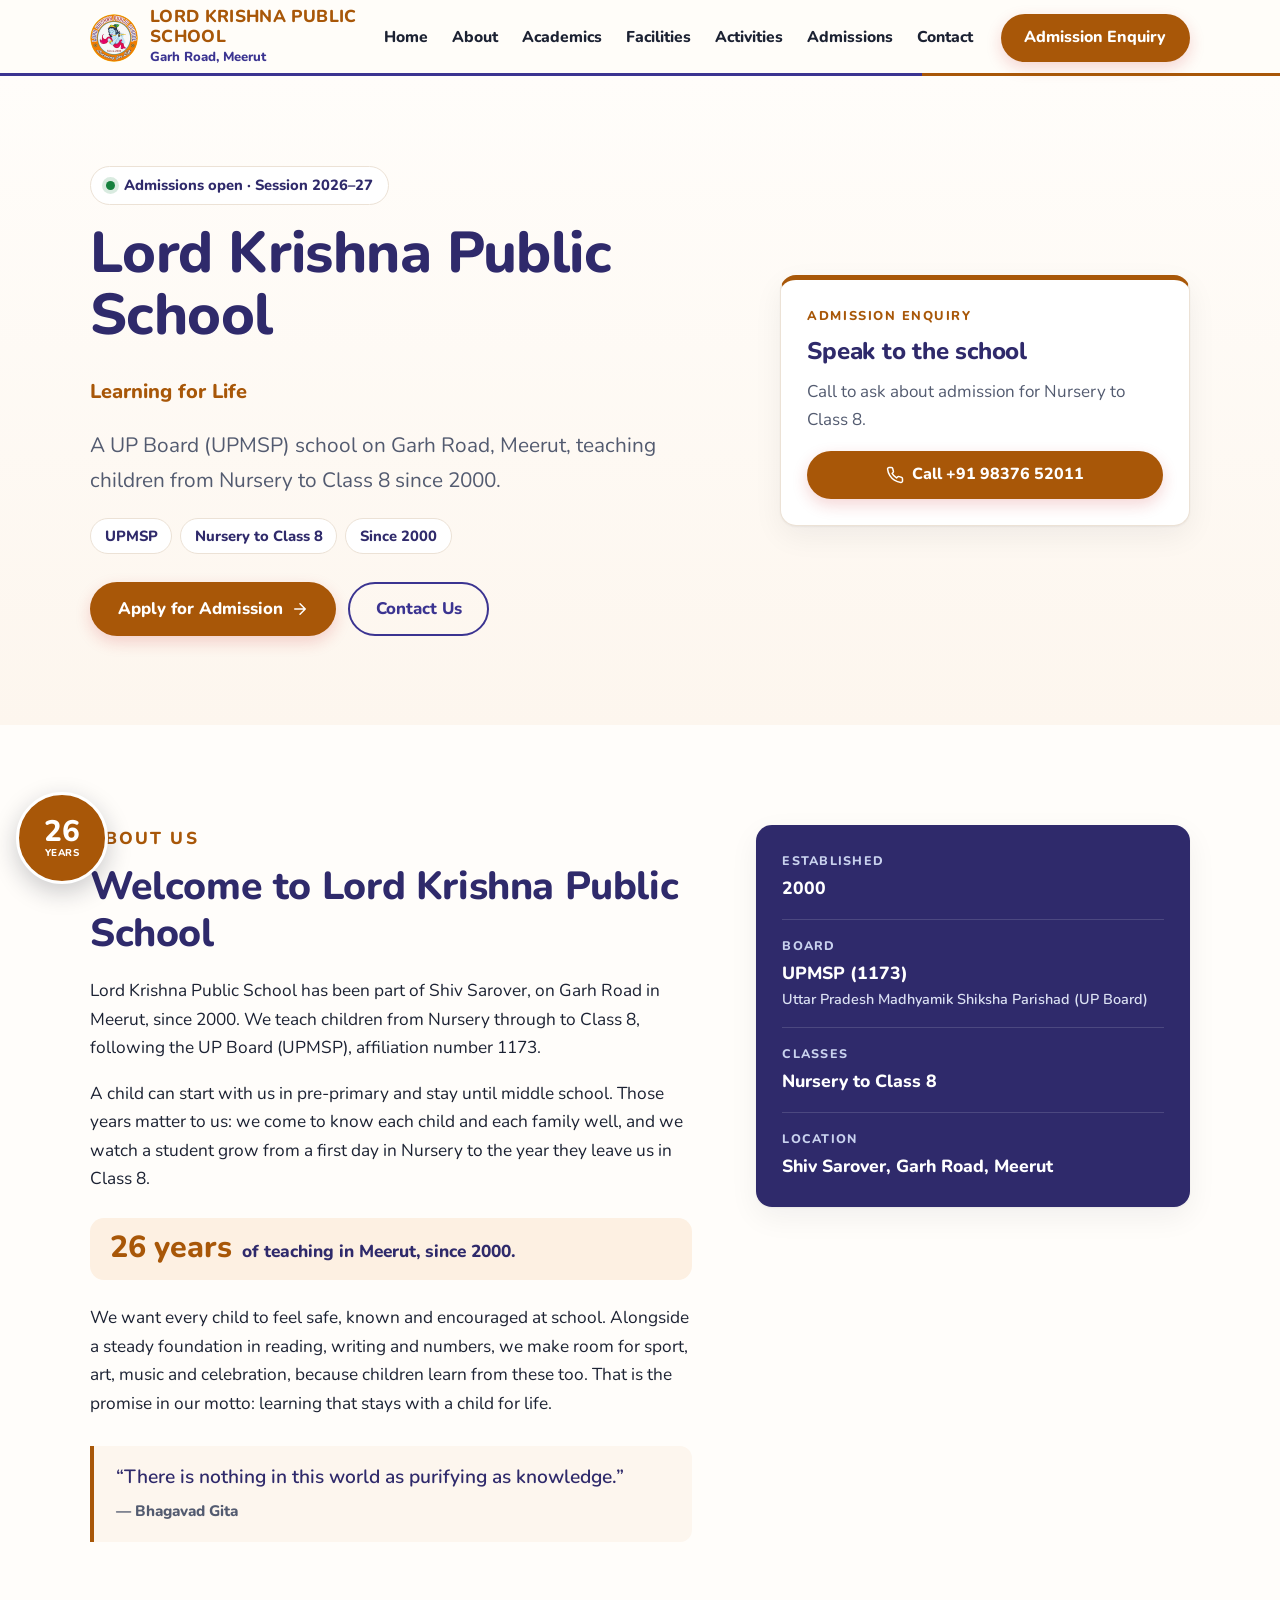
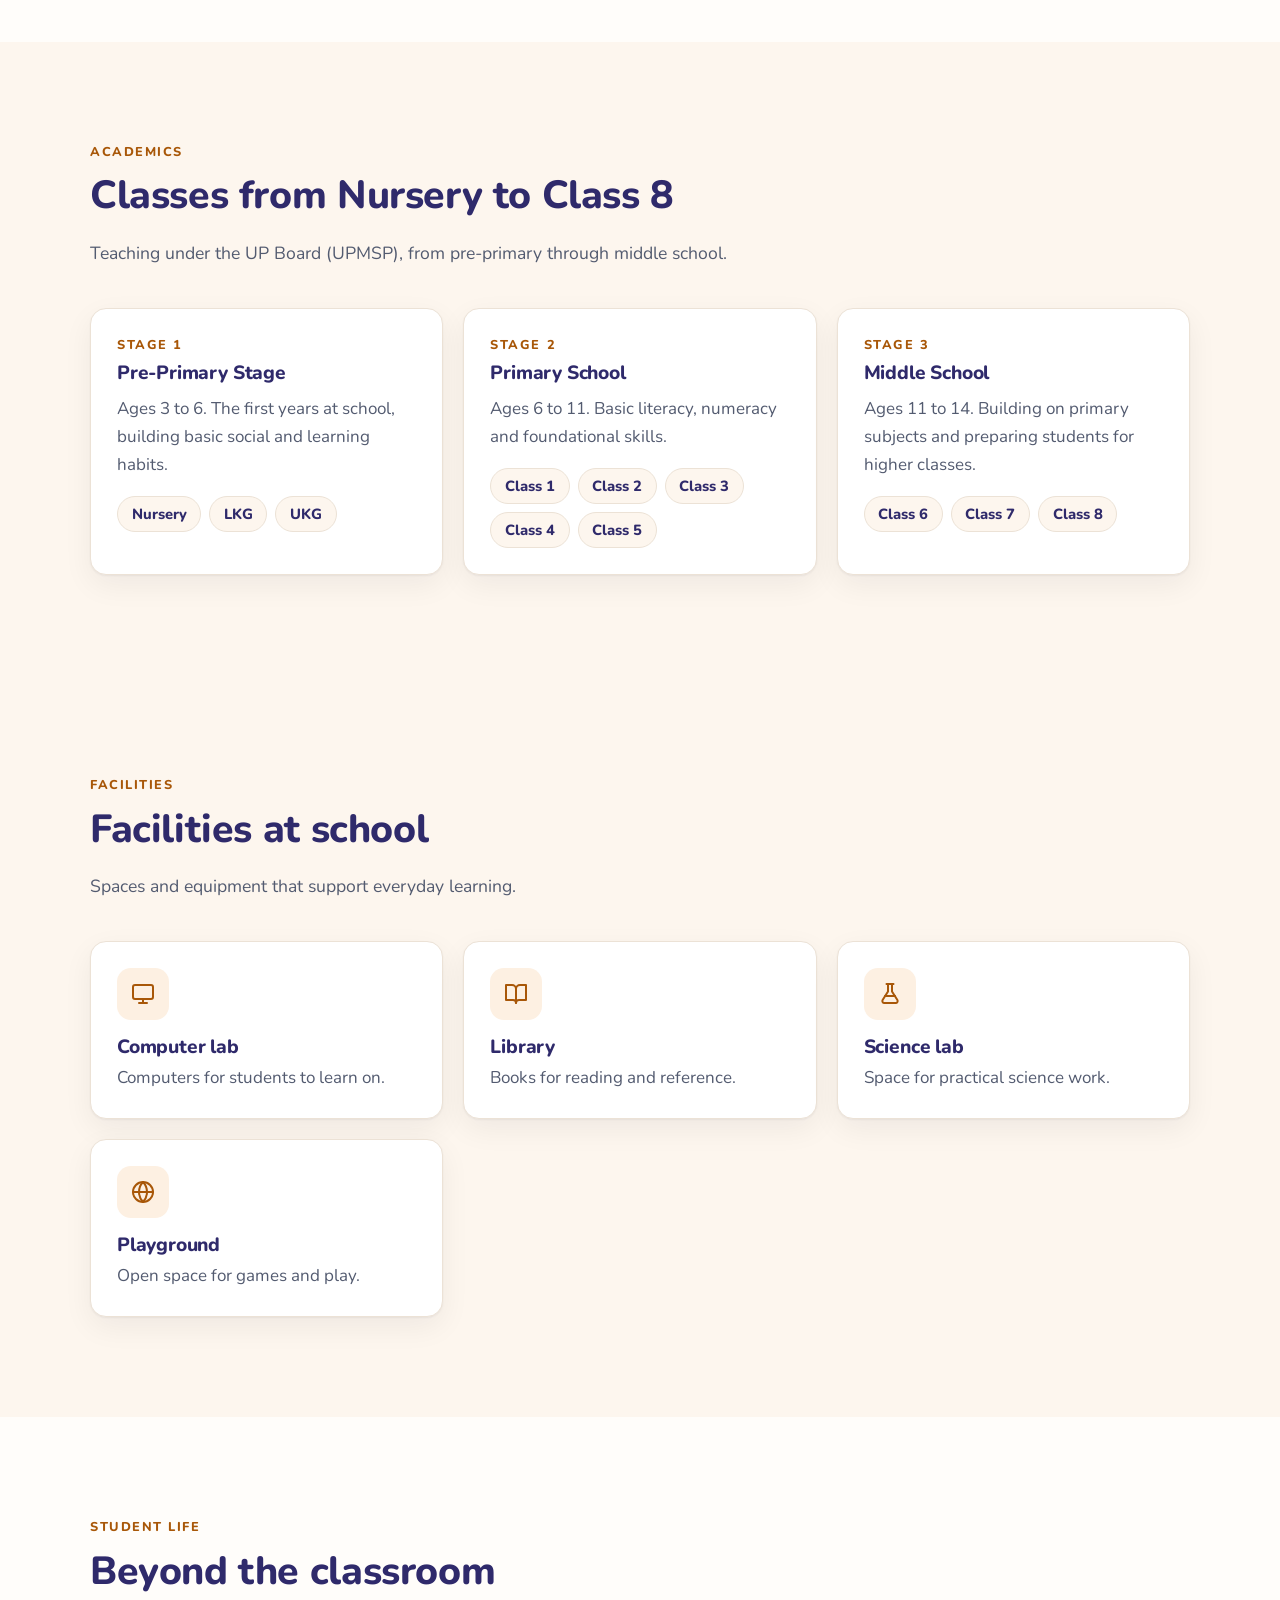
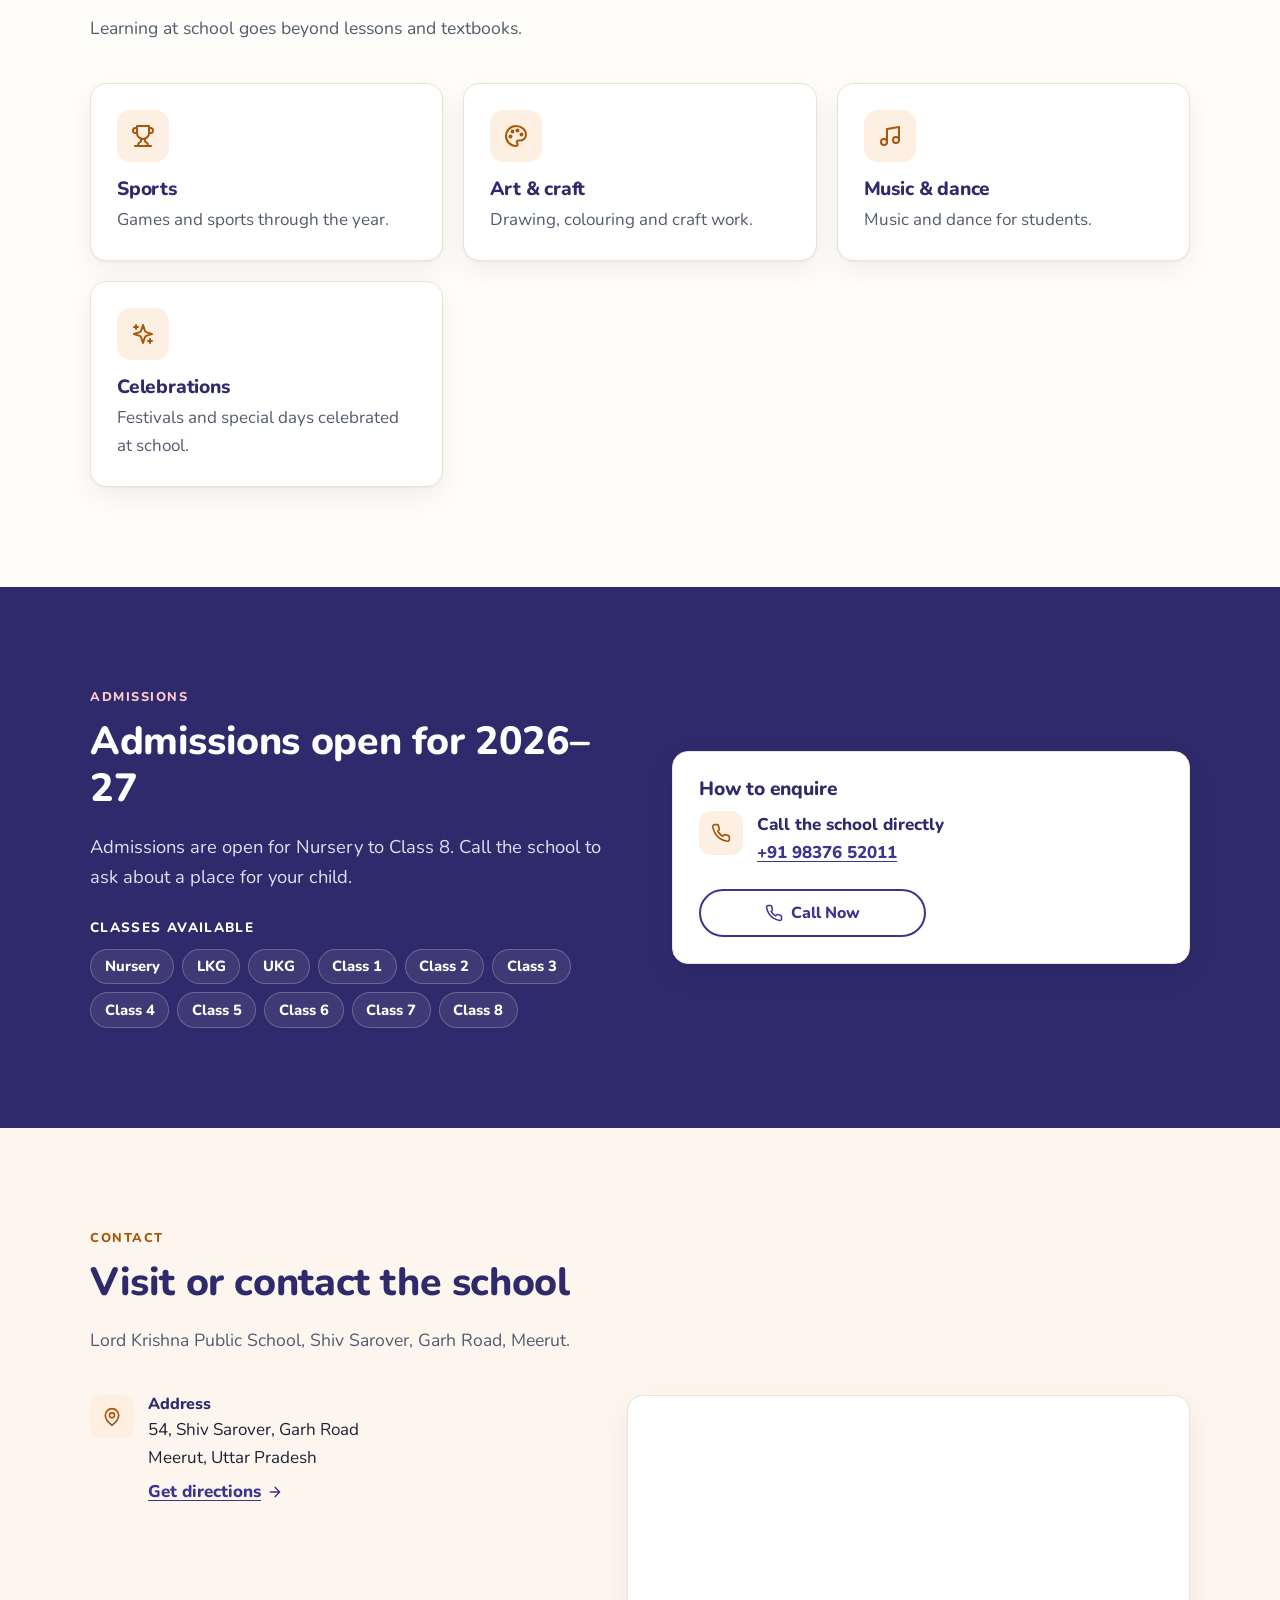
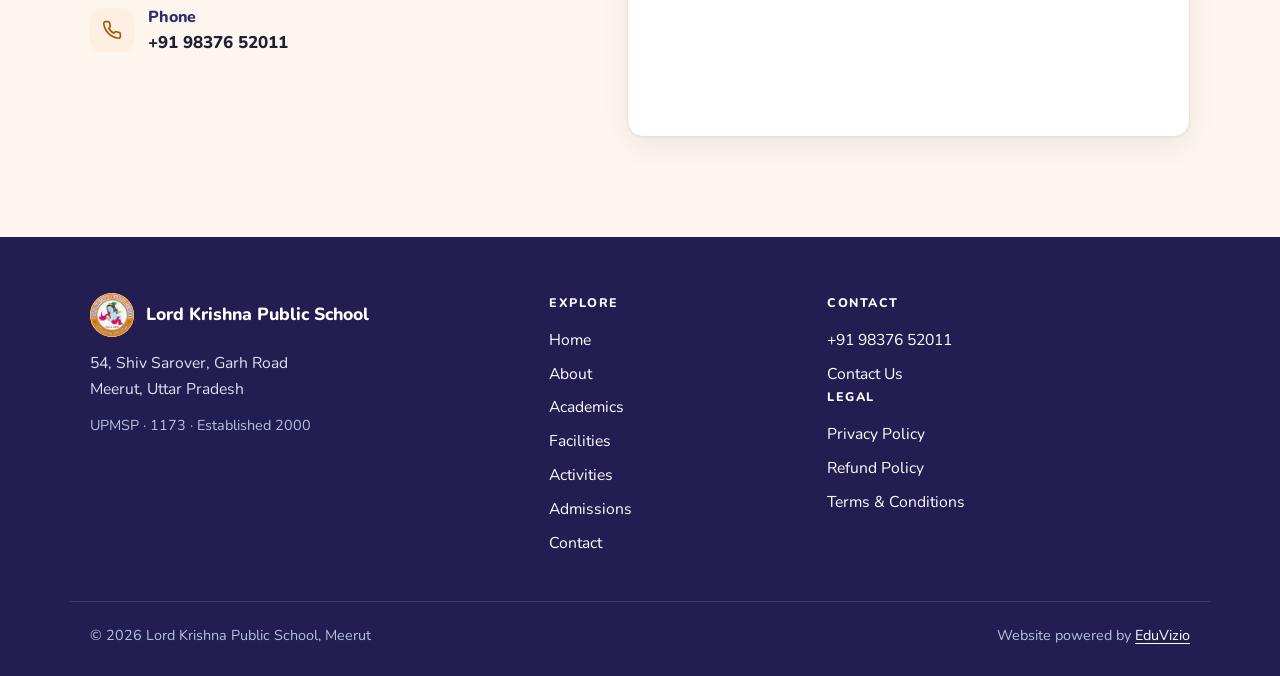
<file: index.html>
<!doctype html>
<html lang="en-IN">
  <head>
    <meta charset="UTF-8" />
    <meta name="viewport" content="width=device-width, initial-scale=1, viewport-fit=cover" />
    <script>document.documentElement.classList.add('js')</script>
    <title>Lord Krishna Public School, Meerut | UP Board, Nursery to Class 8</title>
    <meta name="description" content="Lord Krishna Public School at 54, Shiv Sarover, Garh Road, Meerut: a UP Board (UPMSP) school, affiliation 1173, teaching Nursery to Class 8 since 2000. Admissions open for 2026-27." />
    <link rel="canonical" href="https://lkps.eduvizio.com/" />
    <meta name="theme-color" content="#2f2a6b" />
    <meta property="og:type" content="website" />
    <meta property="og:site_name" content="Lord Krishna Public School" />
    <meta property="og:title" content="Lord Krishna Public School, Meerut | UP Board, Nursery to Class 8" />
    <meta property="og:description" content="Lord Krishna Public School at 54, Shiv Sarover, Garh Road, Meerut: a UP Board (UPMSP) school, affiliation 1173, teaching Nursery to Class 8 since 2000. Admissions open for 2026-27." />
    <meta property="og:url" content="https://lkps.eduvizio.com/" />
    <meta property="og:locale" content="en_IN" />
    <meta name="twitter:card" content="summary" />
    <meta property="og:image" content="https://lkps.eduvizio.com/logo.png" />
    <link rel="icon" href="logo.png" />
    <script type="application/ld+json">{"@context":"https://schema.org","@type":"School","name":"Lord Krishna Public School","url":"https://lkps.eduvizio.com/","logo":"https://lkps.eduvizio.com/logo.png","image":"https://lkps.eduvizio.com/logo.png","foundingDate":"2000","telephone":["+919837652011"],"address":{"@type":"PostalAddress","streetAddress":"54, Shiv Sarover, Garh Road","addressLocality":"Meerut","addressRegion":"Uttar Pradesh","addressCountry":"IN"}}</script>
    <script type="module" crossorigin src="./assets/index-BG4zce1A.js"></script>
    <link rel="stylesheet" crossorigin href="./assets/index-Ccm8vJoc.css">
  </head>
  <body>
    <div id="root"><a class="skip-link" href="#main">Skip to content</a><header class="site-header" data-header="true"><div class="wrap header-inner"><a class="brand" href="#top"><img class="logo" src="logo.png" alt="" width="48" height="48"/><span class="brand-text"><span class="brand-name">Lord Krishna Public School</span><span class="brand-place">Garh Road, Meerut</span></span></a><button type="button" class="nav-toggle" aria-expanded="false" aria-controls="site-nav" data-nav-toggle="true"><svg class="icon-open" width="22" height="22" viewBox="0 0 24 24" fill="none" stroke="currentColor" stroke-width="2" stroke-linecap="round" stroke-linejoin="round" aria-hidden="true" focusable="false"><path d="M4 6h16M4 12h16M4 18h16"></path></svg><svg class="icon-close" width="22" height="22" viewBox="0 0 24 24" fill="none" stroke="currentColor" stroke-width="2" stroke-linecap="round" stroke-linejoin="round" aria-hidden="true" focusable="false"><path d="M18 6 6 18M6 6l12 12"></path></svg><span class="sr-only">Menu</span></button><nav id="site-nav" class="site-nav" aria-label="Main" data-nav="true"><ul><li><a href="#top">Home</a></li><li><a href="#about">About</a></li><li><a href="#academics">Academics</a></li><li><a href="#facilities">Facilities</a></li><li><a href="#activities">Activities</a></li><li><a href="#admissions">Admissions</a></li><li><a href="#contact">Contact</a></li></ul><a class="btn btn-primary header-cta" href="#admissions">Admission Enquiry</a></nav></div></header><main id="main"><section class="hero" id="top" aria-labelledby="hero-title"><div class="wrap hero-grid"><div class="hero-copy"><p class="badge"><span class="badge-dot" aria-hidden="true"></span>Admissions open · Session 2026–27</p><h1 id="hero-title">Lord Krishna Public School</h1><p class="tagline">Learning for Life</p><p class="lead">A UP Board (UPMSP) school on Garh Road, Meerut, teaching children from Nursery to Class 8 since 2000.</p><ul class="chips" aria-label="Key facts"><li>UPMSP</li><li>Nursery to Class 8</li><li>Since 2000</li></ul><div class="actions"><a class="btn btn-primary btn-lg" href="#admissions">Apply for Admission <svg width="18" height="18" viewBox="0 0 24 24" fill="none" stroke="currentColor" stroke-width="2" stroke-linecap="round" stroke-linejoin="round" aria-hidden="true" focusable="false"><path d="M5 12h14m-7-7 7 7-7 7"></path></svg></a><a class="btn btn-outline btn-lg" href="#contact">Contact Us</a></div></div><aside class="card hero-card" aria-labelledby="hero-card-title"><p class="eyebrow">Admission enquiry</p><h2 id="hero-card-title">Speak to the school</h2><p class="muted">Call to ask about admission for Nursery to Class 8.</p><div class="stack"><a class="btn btn-primary" href="tel:+919837652011"><svg width="18" height="18" viewBox="0 0 24 24" fill="none" stroke="currentColor" stroke-width="2" stroke-linecap="round" stroke-linejoin="round" aria-hidden="true" focusable="false"><path d="M22 16.92v3a2 2 0 0 1-2.18 2 19.79 19.79 0 0 1-8.63-3.07 19.5 19.5 0 0 1-6-6 19.79 19.79 0 0 1-3.07-8.67A2 2 0 0 1 4.11 2h3a2 2 0 0 1 2 1.72 12.84 12.84 0 0 0 .7 2.81 2 2 0 0 1-.45 2.11L8.09 9.91a16 16 0 0 0 6 6l1.27-1.27a2 2 0 0 1 2.11-.45 12.84 12.84 0 0 0 2.81.7A2 2 0 0 1 22 16.92z"></path></svg> Call +91 98376 52011</a></div></aside></div></section><section id="about" class="section" aria-labelledby="about-title"><div class="wrap about-grid"><div class="about-copy"><p class="eyebrow">About us</p><h2 id="about-title">Welcome to Lord Krishna Public School</h2><p>Lord Krishna Public School has been part of Shiv Sarover, on Garh Road in Meerut, since 2000. We teach children from Nursery through to Class 8, following the UP Board (UPMSP), affiliation number 1173.</p><p>A child can start with us in pre-primary and stay until middle school. Those years matter to us: we come to know each child and each family well, and we watch a student grow from a first day in Nursery to the year they leave us in Class 8.</p><p class="milestone"><strong>26 years</strong> of teaching in Meerut, since 2000.</p><p>We want every child to feel safe, known and encouraged at school. Alongside a steady foundation in reading, writing and numbers, we make room for sport, art, music and celebration, because children learn from these too. That is the promise in our motto: learning that stays with a child for life.</p><figure class="about-quote"><blockquote><p>“There is nothing in this world as purifying as knowledge.”</p></blockquote><figcaption>— Bhagavad Gita</figcaption></figure></div><aside class="facts-card" aria-label="School details"><dl class="facts"><div><dt>Established</dt><dd>2000</dd></div><div><dt>Board</dt><dd>UPMSP (1173)<span class="facts-sub">Uttar Pradesh Madhyamik Shiksha Parishad (UP Board)</span></dd></div><div><dt>Classes</dt><dd>Nursery to Class 8</dd></div><div><dt>Location</dt><dd>Shiv Sarover, Garh Road, Meerut</dd></div></dl></aside></div></section><section id="academics" class="section section-tint" aria-labelledby="academics-title"><div class="wrap"><div class="section-head"><p class="eyebrow">Academics</p><h2 id="academics-title">Classes from Nursery to Class 8</h2><p class="section-lead">Teaching under the UP Board (UPMSP), from pre-primary through middle school.</p></div><div class="grid-3"><article class="card card-lift stage"><p class="stage-num">Stage 1</p><h3>Pre-Primary Stage</h3><p class="muted">Ages 3 to 6. The first years at school, building basic social and learning habits.</p><ul class="chips" aria-label="Pre-Primary Stage classes"><li>Nursery</li><li>LKG</li><li>UKG</li></ul></article><article class="card card-lift stage"><p class="stage-num">Stage 2</p><h3>Primary School</h3><p class="muted">Ages 6 to 11. Basic literacy, numeracy and foundational skills.</p><ul class="chips" aria-label="Primary School classes"><li>Class 1</li><li>Class 2</li><li>Class 3</li><li>Class 4</li><li>Class 5</li></ul></article><article class="card card-lift stage"><p class="stage-num">Stage 3</p><h3>Middle School</h3><p class="muted">Ages 11 to 14. Building on primary subjects and preparing students for higher classes.</p><ul class="chips" aria-label="Middle School classes"><li>Class 6</li><li>Class 7</li><li>Class 8</li></ul></article></div></div></section><section id="facilities" class="section section-tint" aria-labelledby="facilities-title"><div class="wrap"><div class="section-head"><p class="eyebrow">Facilities</p><h2 id="facilities-title">Facilities at school</h2><p class="section-lead">Spaces and equipment that support everyday learning.</p></div><div class="grid-3"><article class="card card-lift activity"><span class="icon-tile"><svg width="24" height="24" viewBox="0 0 24 24" fill="none" stroke="currentColor" stroke-width="2" stroke-linecap="round" stroke-linejoin="round" aria-hidden="true" focusable="false"><rect width="20" height="14" x="2" y="3" rx="2"></rect><path d="M8 21h8M12 17v4"></path></svg></span><h3>Computer lab</h3><p class="muted">Computers for students to learn on.</p></article><article class="card card-lift activity"><span class="icon-tile"><svg width="24" height="24" viewBox="0 0 24 24" fill="none" stroke="currentColor" stroke-width="2" stroke-linecap="round" stroke-linejoin="round" aria-hidden="true" focusable="false"><path d="M2 3h6a4 4 0 0 1 4 4v14a3 3 0 0 0-3-3H2z"></path><path d="M22 3h-6a4 4 0 0 0-4 4v14a3 3 0 0 1 3-3h7z"></path></svg></span><h3>Library</h3><p class="muted">Books for reading and reference.</p></article><article class="card card-lift activity"><span class="icon-tile"><svg width="24" height="24" viewBox="0 0 24 24" fill="none" stroke="currentColor" stroke-width="2" stroke-linecap="round" stroke-linejoin="round" aria-hidden="true" focusable="false"><path d="M10 2v7.5L4.6 18a2 2 0 0 0 1.7 3h11.4a2 2 0 0 0 1.7-3L14 9.5V2"></path><path d="M8.5 2h7M7 14h10"></path></svg></span><h3>Science lab</h3><p class="muted">Space for practical science work.</p></article><article class="card card-lift activity"><span class="icon-tile"><svg width="24" height="24" viewBox="0 0 24 24" fill="none" stroke="currentColor" stroke-width="2" stroke-linecap="round" stroke-linejoin="round" aria-hidden="true" focusable="false"><circle cx="12" cy="12" r="10"></circle><path d="M12 2a14.5 14.5 0 0 0 0 20M12 2a14.5 14.5 0 0 1 0 20M2 12h20"></path></svg></span><h3>Playground</h3><p class="muted">Open space for games and play.</p></article></div></div></section><section id="activities" class="section" aria-labelledby="activities-title"><div class="wrap"><div class="section-head"><p class="eyebrow">Student life</p><h2 id="activities-title">Beyond the classroom</h2><p class="section-lead">Learning at school goes beyond lessons and textbooks.</p></div><div class="grid-3"><article class="card card-lift activity"><span class="icon-tile"><svg width="24" height="24" viewBox="0 0 24 24" fill="none" stroke="currentColor" stroke-width="2" stroke-linecap="round" stroke-linejoin="round" aria-hidden="true" focusable="false"><path d="M6 9H4.5a2.5 2.5 0 0 1 0-5H6M18 9h1.5a2.5 2.5 0 0 0 0-5H18M4 22h16"></path><path d="M10 14.66V17c0 .55-.47.98-.97 1.21C7.85 18.75 7 20.24 7 22M14 14.66V17c0 .55.47.98.97 1.21C16.15 18.75 17 20.24 17 22"></path><path d="M18 2H6v7a6 6 0 0 0 12 0V2Z"></path></svg></span><h3>Sports</h3><p class="muted">Games and sports through the year.</p></article><article class="card card-lift activity"><span class="icon-tile"><svg width="24" height="24" viewBox="0 0 24 24" fill="none" stroke="currentColor" stroke-width="2" stroke-linecap="round" stroke-linejoin="round" aria-hidden="true" focusable="false"><path d="M12 2C6.5 2 2 6.5 2 12s4.5 10 10 10c.93 0 1.65-.75 1.65-1.69 0-.44-.18-.84-.44-1.13-.29-.29-.44-.65-.44-1.13a1.64 1.64 0 0 1 1.67-1.67h2c3.05 0 5.55-2.5 5.55-5.55C21.97 6.01 17.46 2 12 2z"></path><circle cx="13.5" cy="6.5" r="1"></circle><circle cx="17.5" cy="10.5" r="1"></circle><circle cx="8.5" cy="7.5" r="1"></circle><circle cx="6.5" cy="12.5" r="1"></circle></svg></span><h3>Art &amp; craft</h3><p class="muted">Drawing, colouring and craft work.</p></article><article class="card card-lift activity"><span class="icon-tile"><svg width="24" height="24" viewBox="0 0 24 24" fill="none" stroke="currentColor" stroke-width="2" stroke-linecap="round" stroke-linejoin="round" aria-hidden="true" focusable="false"><path d="M9 18V5l12-2v13"></path><circle cx="6" cy="18" r="3"></circle><circle cx="18" cy="16" r="3"></circle></svg></span><h3>Music &amp; dance</h3><p class="muted">Music and dance for students.</p></article><article class="card card-lift activity"><span class="icon-tile"><svg width="24" height="24" viewBox="0 0 24 24" fill="none" stroke="currentColor" stroke-width="2" stroke-linecap="round" stroke-linejoin="round" aria-hidden="true" focusable="false"><path d="m12 3-1.9 5.8a2 2 0 0 1-1.3 1.3L3 12l5.8 1.9a2 2 0 0 1 1.3 1.3L12 21l1.9-5.8a2 2 0 0 1 1.3-1.3L21 12l-5.8-1.9a2 2 0 0 1-1.3-1.3Z"></path><path d="M5 3v4M3 5h4M19 17v4M17 19h4"></path></svg></span><h3>Celebrations</h3><p class="muted">Festivals and special days celebrated at school.</p></article></div></div></section><section id="admissions" class="section admissions" aria-labelledby="admissions-title"><div class="wrap admissions-grid"><div><p class="eyebrow">Admissions</p><h2 id="admissions-title">Admissions open for 2026–27</h2><p class="admissions-lead">Admissions are open for Nursery to Class 8. Call the school to ask about a place for your child.</p><h3 class="small-title">Classes available</h3><ul class="chips chips-on-dark"><li>Nursery</li><li>LKG</li><li>UKG</li><li>Class 1</li><li>Class 2</li><li>Class 3</li><li>Class 4</li><li>Class 5</li><li>Class 6</li><li>Class 7</li><li>Class 8</li></ul></div><div class="card enquire-card"><h3>How to enquire</h3><ul class="ways"><li><span class="icon-tile icon-tile-sm"><svg width="20" height="20" viewBox="0 0 24 24" fill="none" stroke="currentColor" stroke-width="2" stroke-linecap="round" stroke-linejoin="round" aria-hidden="true" focusable="false"><path d="M22 16.92v3a2 2 0 0 1-2.18 2 19.79 19.79 0 0 1-8.63-3.07 19.5 19.5 0 0 1-6-6 19.79 19.79 0 0 1-3.07-8.67A2 2 0 0 1 4.11 2h3a2 2 0 0 1 2 1.72 12.84 12.84 0 0 0 .7 2.81 2 2 0 0 1-.45 2.11L8.09 9.91a16 16 0 0 0 6 6l1.27-1.27a2 2 0 0 1 2.11-.45 12.84 12.84 0 0 0 2.81.7A2 2 0 0 1 22 16.92z"></path></svg></span><div><strong>Call the school directly</strong><p><span><a href="tel:+919837652011">+91 98376 52011</a></span></p></div></li></ul><div class="stack stack-2"><a class="btn btn-outline" href="tel:+919837652011"><svg width="18" height="18" viewBox="0 0 24 24" fill="none" stroke="currentColor" stroke-width="2" stroke-linecap="round" stroke-linejoin="round" aria-hidden="true" focusable="false"><path d="M22 16.92v3a2 2 0 0 1-2.18 2 19.79 19.79 0 0 1-8.63-3.07 19.5 19.5 0 0 1-6-6 19.79 19.79 0 0 1-3.07-8.67A2 2 0 0 1 4.11 2h3a2 2 0 0 1 2 1.72 12.84 12.84 0 0 0 .7 2.81 2 2 0 0 1-.45 2.11L8.09 9.91a16 16 0 0 0 6 6l1.27-1.27a2 2 0 0 1 2.11-.45 12.84 12.84 0 0 0 2.81.7A2 2 0 0 1 22 16.92z"></path></svg> Call Now</a></div></div></div></section><section id="contact" class="section section-tint" aria-labelledby="contact-title"><div class="wrap"><div class="section-head"><p class="eyebrow">Contact</p><h2 id="contact-title">Visit or contact the school</h2><p class="section-lead">Lord Krishna Public School, Shiv Sarover, Garh Road, Meerut.</p></div><div class="contact-grid"><ul class="contact-list"><li><span class="icon-tile icon-tile-sm"><svg width="20" height="20" viewBox="0 0 24 24" fill="none" stroke="currentColor" stroke-width="2" stroke-linecap="round" stroke-linejoin="round" aria-hidden="true" focusable="false"><path d="M20 10c0 6-8 12-8 12s-8-6-8-12a8 8 0 0 1 16 0Z"></path><circle cx="12" cy="10" r="3"></circle></svg></span><div><h3>Address</h3><address><span class="address-line">54, Shiv Sarover, Garh Road</span><span class="address-line">Meerut, Uttar Pradesh</span></address><a class="text-link" href="https://www.google.com/maps/dir/?api=1&amp;destination=28.9673056,77.7253333" target="_blank" rel="noopener noreferrer">Get directions <svg width="16" height="16" viewBox="0 0 24 24" fill="none" stroke="currentColor" stroke-width="2" stroke-linecap="round" stroke-linejoin="round" aria-hidden="true" focusable="false"><path d="M5 12h14m-7-7 7 7-7 7"></path></svg></a></div></li><li><span class="icon-tile icon-tile-sm"><svg width="20" height="20" viewBox="0 0 24 24" fill="none" stroke="currentColor" stroke-width="2" stroke-linecap="round" stroke-linejoin="round" aria-hidden="true" focusable="false"><path d="M22 16.92v3a2 2 0 0 1-2.18 2 19.79 19.79 0 0 1-8.63-3.07 19.5 19.5 0 0 1-6-6 19.79 19.79 0 0 1-3.07-8.67A2 2 0 0 1 4.11 2h3a2 2 0 0 1 2 1.72 12.84 12.84 0 0 0 .7 2.81 2 2 0 0 1-.45 2.11L8.09 9.91a16 16 0 0 0 6 6l1.27-1.27a2 2 0 0 1 2.11-.45 12.84 12.84 0 0 0 2.81.7A2 2 0 0 1 22 16.92z"></path></svg></span><div><h3>Phone</h3><a class="contact-value" href="tel:+919837652011">+91 98376 52011</a></div></li></ul><div class="map"><iframe title="Map showing Lord Krishna Public School" src="https://www.google.com/maps?q=28.9673056,77.7253333&amp;z=16&amp;output=embed" loading="lazy" referrerPolicy="no-referrer-when-downgrade" allowfullscreen=""></iframe></div></div></div></section></main><footer class="site-footer"><div class="wrap footer-grid"><div><div class="footer-brand"><img class="logo" src="logo.png" alt="" width="44" height="44"/><span class="footer-name">Lord Krishna Public School</span></div><address class="footer-address"><span class="address-line">54, Shiv Sarover, Garh Road</span><span class="address-line">Meerut, Uttar Pradesh</span></address><p class="footer-note">UPMSP · 1173 · Established 2000</p></div><nav aria-label="Footer"><p class="footer-title">Explore</p><ul class="footer-links"><li><a href="#top">Home</a></li><li><a href="#about">About</a></li><li><a href="#academics">Academics</a></li><li><a href="#facilities">Facilities</a></li><li><a href="#activities">Activities</a></li><li><a href="#admissions">Admissions</a></li><li><a href="#contact">Contact</a></li></ul></nav><div><p class="footer-title">Contact</p><ul class="footer-links"><li><a href="tel:+919837652011">+91 98376 52011</a></li><li><a href="./contact-us.html">Contact Us</a></li></ul><p class="footer-title">Legal</p><ul class="footer-links"><li><a href="./privacy-policy.html">Privacy Policy</a></li><li><a href="./refund-policy.html">Refund Policy</a></li><li><a href="./terms-and-conditions.html">Terms &amp; Conditions</a></li></ul></div></div><div class="wrap footer-bottom"><p>© 2026 Lord Krishna Public School, Meerut</p><p>Website powered by <a href="https://eduvizio.com" target="_blank" rel="noopener">EduVizio</a></p></div></footer><div class="mobile-cta"><a class="btn btn-outline" href="tel:+919837652011"><svg width="18" height="18" viewBox="0 0 24 24" fill="none" stroke="currentColor" stroke-width="2" stroke-linecap="round" stroke-linejoin="round" aria-hidden="true" focusable="false"><path d="M22 16.92v3a2 2 0 0 1-2.18 2 19.79 19.79 0 0 1-8.63-3.07 19.5 19.5 0 0 1-6-6 19.79 19.79 0 0 1-3.07-8.67A2 2 0 0 1 4.11 2h3a2 2 0 0 1 2 1.72 12.84 12.84 0 0 0 .7 2.81 2 2 0 0 1-.45 2.11L8.09 9.91a16 16 0 0 0 6 6l1.27-1.27a2 2 0 0 1 2.11-.45 12.84 12.84 0 0 0 2.81.7A2 2 0 0 1 22 16.92z"></path></svg> Call</a></div><div class="years-badge" aria-label="26 years of learning in Meerut, since 2000" title="26 years of learning in Meerut, since 2000"><span class="years-badge-number">26</span><span class="years-badge-caption">Years</span></div></div>
  </body>
</html>
</file>
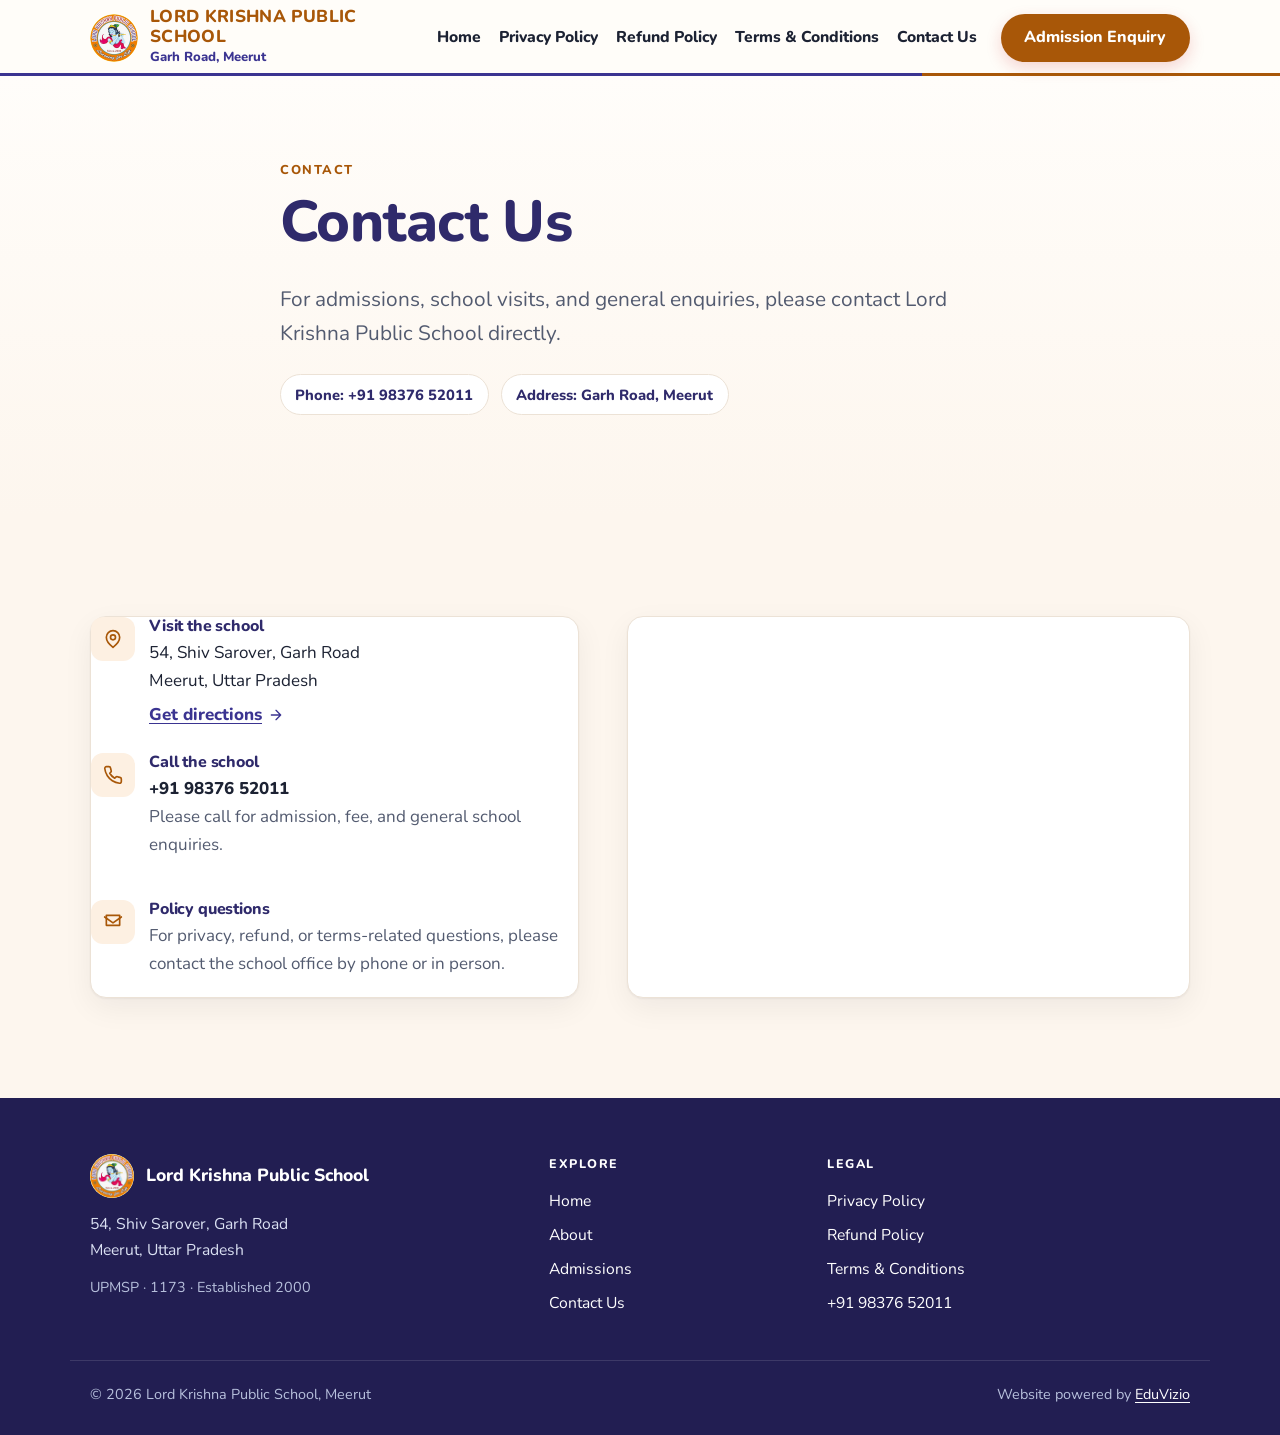
<file: contact-us.html>
<!doctype html>
<html lang="en-IN">
  <head>
    <meta charset="UTF-8" />
    <meta name="viewport" content="width=device-width, initial-scale=1, viewport-fit=cover" />
    <title>Contact Us | Lord Krishna Public School, Meerut</title>
    <meta
      name="description"
      content="Contact Lord Krishna Public School, Meerut, for admissions and school enquiries."
    />
    <link rel="canonical" href="https://lkps.eduvizio.com/contact-us.html" />
    <meta name="theme-color" content="#2f2a6b" />
    <meta property="og:type" content="website" />
    <meta property="og:site_name" content="Lord Krishna Public School" />
    <meta property="og:title" content="Contact Us | Lord Krishna Public School, Meerut" />
    <meta
      property="og:description"
      content="Get in touch with Lord Krishna Public School, Meerut."
    />
    <meta property="og:url" content="https://lkps.eduvizio.com/contact-us.html" />
    <meta property="og:locale" content="en_IN" />
    <meta property="og:image" content="https://lkps.eduvizio.com/logo.png" />
    <meta name="twitter:card" content="summary" />
    <link rel="icon" href="logo.png" />
    <link rel="stylesheet" crossorigin href="./assets/index-Ccm8vJoc.css" />
    <link rel="stylesheet" href="./legal.css" />
  </head>
  <body class="contact-page">
    <a class="skip-link" href="#main">Skip to content</a>
    <header class="site-header site-header--inner">
      <div class="wrap header-inner">
        <a class="brand" href="./index.html">
          <img class="logo" src="logo.png" alt="" width="48" height="48" />
          <span class="brand-text">
            <span class="brand-name">Lord Krishna Public School</span>
            <span class="brand-place">Garh Road, Meerut</span>
          </span>
        </a>
        <nav class="site-nav" aria-label="Main">
          <ul>
            <li><a href="./index.html">Home</a></li>
            <li><a href="./privacy-policy.html">Privacy Policy</a></li>
            <li><a href="./refund-policy.html">Refund Policy</a></li>
            <li><a href="./terms-and-conditions.html">Terms &amp; Conditions</a></li>
            <li><a href="./contact-us.html" aria-current="page">Contact Us</a></li>
          </ul>
          <a class="btn btn-primary" href="./index.html#admissions">Admission Enquiry</a>
        </nav>
      </div>
    </header>
    <main id="main">
      <section class="legal-hero" aria-labelledby="page-title">
        <div class="wrap legal-hero-copy">
          <p class="eyebrow">Contact</p>
          <h1 id="page-title">Contact Us</h1>
          <p class="lead">
            For admissions, school visits, and general enquiries, please contact Lord Krishna Public
            School directly.
          </p>
          <ul class="policy-meta" aria-label="Contact details">
            <li>Phone: +91 98376 52011</li>
            <li>Address: Garh Road, Meerut</li>
          </ul>
        </div>
      </section>

      <section class="section section-tint">
        <div class="wrap">
          <div class="contact-grid">
            <ul class="contact-list card">
              <li>
                <span class="icon-tile icon-tile-sm">
                  <svg width="20" height="20" viewBox="0 0 24 24" fill="none" stroke="currentColor" stroke-width="2" stroke-linecap="round" stroke-linejoin="round" aria-hidden="true" focusable="false">
                    <path d="M20 10c0 6-8 12-8 12s-8-6-8-12a8 8 0 0 1 16 0Z"></path>
                    <circle cx="12" cy="10" r="3"></circle>
                  </svg>
                </span>
                <div>
                  <h3>Visit the school</h3>
                  <address>
                    <span class="address-line">54, Shiv Sarover, Garh Road</span>
                    <span class="address-line">Meerut, Uttar Pradesh</span>
                  </address>
                  <a
                    class="text-link"
                    href="https://www.google.com/maps/dir/?api=1&amp;destination=28.9673056,77.7253333"
                    target="_blank"
                    rel="noopener noreferrer"
                  >
                    Get directions
                    <svg width="16" height="16" viewBox="0 0 24 24" fill="none" stroke="currentColor" stroke-width="2" stroke-linecap="round" stroke-linejoin="round" aria-hidden="true" focusable="false">
                      <path d="M5 12h14m-7-7 7 7-7 7"></path>
                    </svg>
                  </a>
                </div>
              </li>
              <li>
                <span class="icon-tile icon-tile-sm">
                  <svg width="20" height="20" viewBox="0 0 24 24" fill="none" stroke="currentColor" stroke-width="2" stroke-linecap="round" stroke-linejoin="round" aria-hidden="true" focusable="false">
                    <path d="M22 16.92v3a2 2 0 0 1-2.18 2 19.79 19.79 0 0 1-8.63-3.07 19.5 19.5 0 0 1-6-6 19.79 19.79 0 0 1-3.07-8.67A2 2 0 0 1 4.11 2h3a2 2 0 0 1 2 1.72 12.84 12.84 0 0 0 .7 2.81 2 2 0 0 1-.45 2.11L8.09 9.91a16 16 0 0 0 6 6l1.27-1.27a2 2 0 0 1 2.11-.45 12.84 12.84 0 0 0 2.81.7A2 2 0 0 1 22 16.92z"></path>
                  </svg>
                </span>
                <div>
                  <h3>Call the school</h3>
                  <a class="contact-value" href="tel:+919837652011">+91 98376 52011</a>
                  <p class="muted">Please call for admission, fee, and general school enquiries.</p>
                </div>
              </li>
              <li>
                <span class="icon-tile icon-tile-sm">
                  <svg width="20" height="20" viewBox="0 0 24 24" fill="none" stroke="currentColor" stroke-width="2" stroke-linecap="round" stroke-linejoin="round" aria-hidden="true" focusable="false">
                    <path d="M4 4h16v12H4z"></path>
                    <path d="m22 6-10 7L2 6"></path>
                  </svg>
                </span>
                <div>
                  <h3>Policy questions</h3>
                  <p class="muted">
                    For privacy, refund, or terms-related questions, please contact the school office
                    by phone or in person.
                  </p>
                </div>
              </li>
            </ul>

            <div class="map">
              <iframe
                title="Map showing Lord Krishna Public School"
                src="https://www.google.com/maps?q=28.9673056,77.7253333&amp;z=16&amp;output=embed"
                loading="lazy"
                referrerpolicy="no-referrer-when-downgrade"
                allowfullscreen
              ></iframe>
            </div>
          </div>
        </div>
      </section>
    </main>

    <footer class="site-footer">
      <div class="wrap footer-grid">
        <div>
          <div class="footer-brand">
            <img class="logo" src="logo.png" alt="" width="44" height="44" />
            <span class="footer-name">Lord Krishna Public School</span>
          </div>
          <address class="footer-address">
            <span class="address-line">54, Shiv Sarover, Garh Road</span>
            <span class="address-line">Meerut, Uttar Pradesh</span>
          </address>
          <p class="footer-note">UPMSP · 1173 · Established 2000</p>
        </div>
        <nav aria-label="Footer">
          <p class="footer-title">Explore</p>
          <ul class="footer-links">
            <li><a href="./index.html">Home</a></li>
            <li><a href="./index.html#about">About</a></li>
            <li><a href="./index.html#admissions">Admissions</a></li>
            <li><a href="./contact-us.html">Contact Us</a></li>
          </ul>
        </nav>
        <div>
          <p class="footer-title">Legal</p>
          <ul class="footer-links">
            <li><a href="./privacy-policy.html">Privacy Policy</a></li>
            <li><a href="./refund-policy.html">Refund Policy</a></li>
            <li><a href="./terms-and-conditions.html">Terms &amp; Conditions</a></li>
            <li><a href="tel:+919837652011">+91 98376 52011</a></li>
          </ul>
        </div>
      </div>
      <div class="wrap footer-bottom">
        <p>&copy; 2026 Lord Krishna Public School, Meerut</p>
        <p>Website powered by <a href="https://eduvizio.com" target="_blank" rel="noopener">EduVizio</a></p>
      </div>
    </footer>
  </body>
</html>
</file>
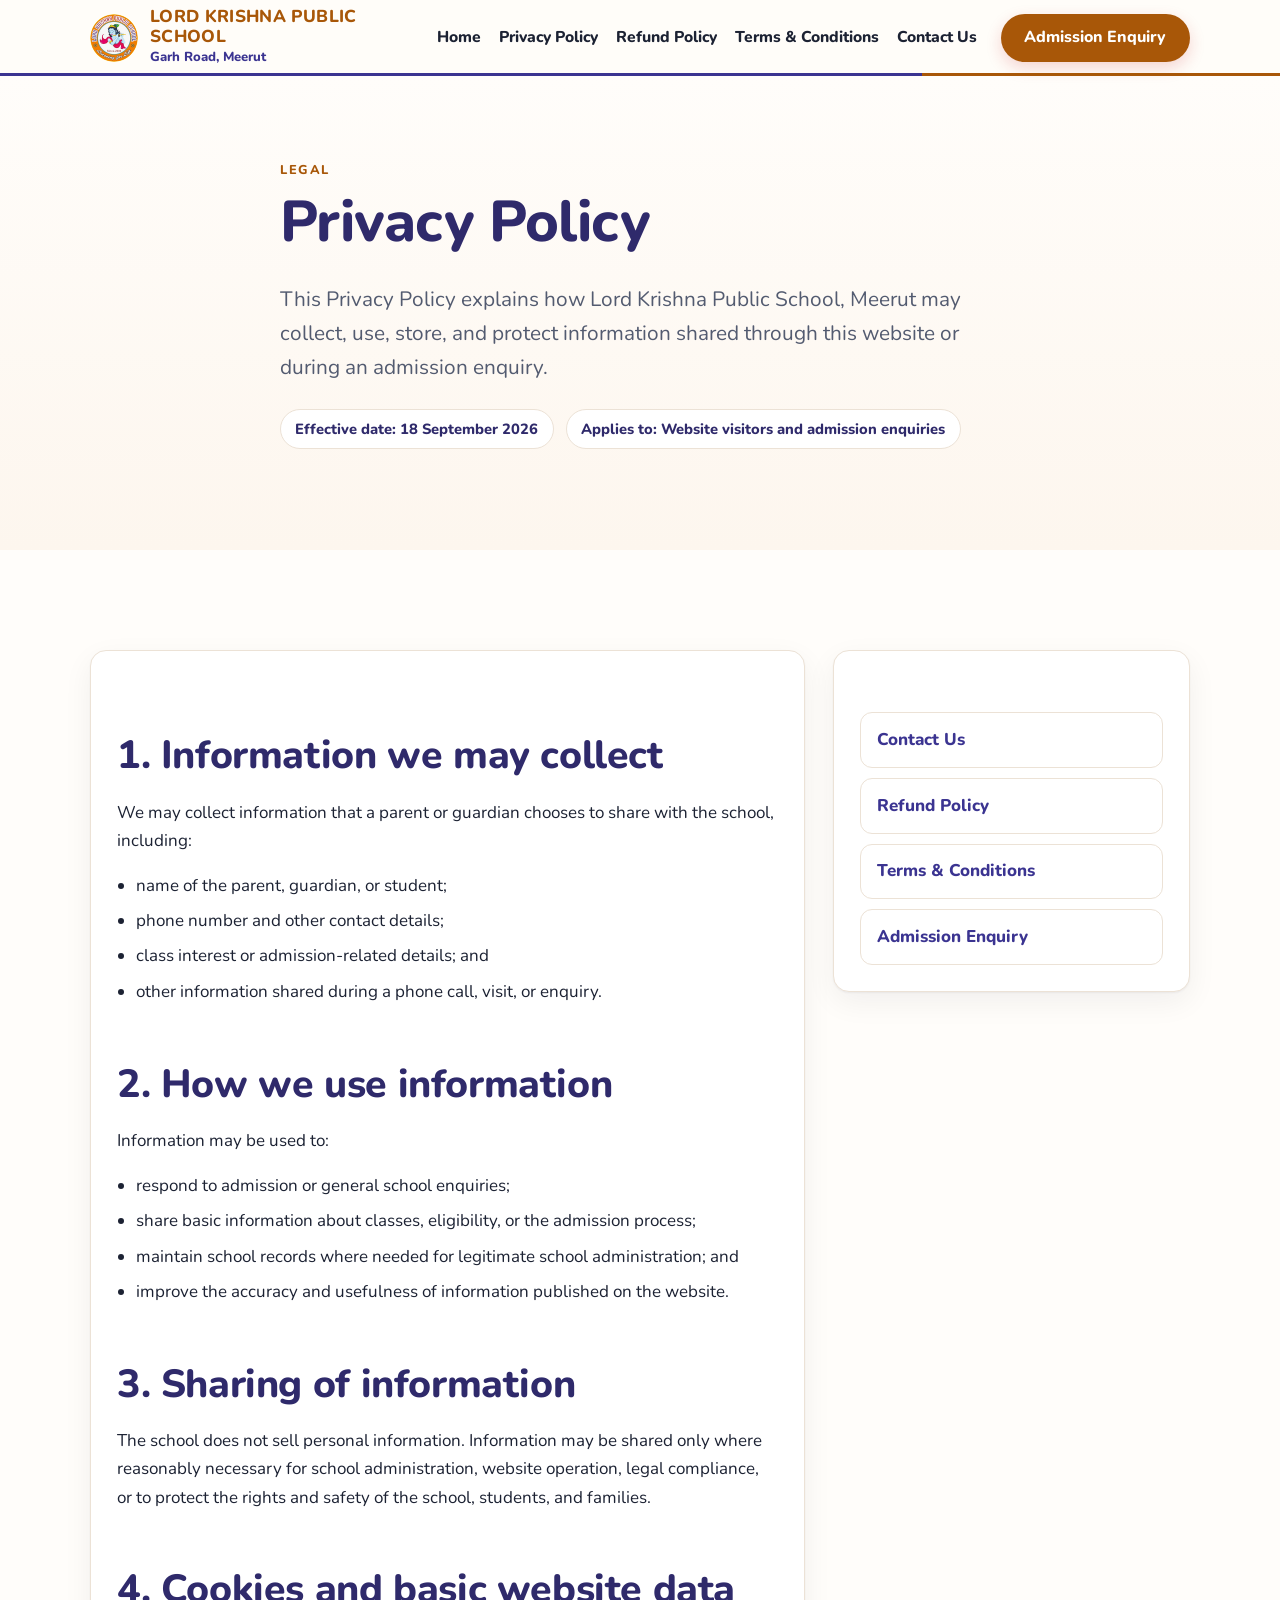
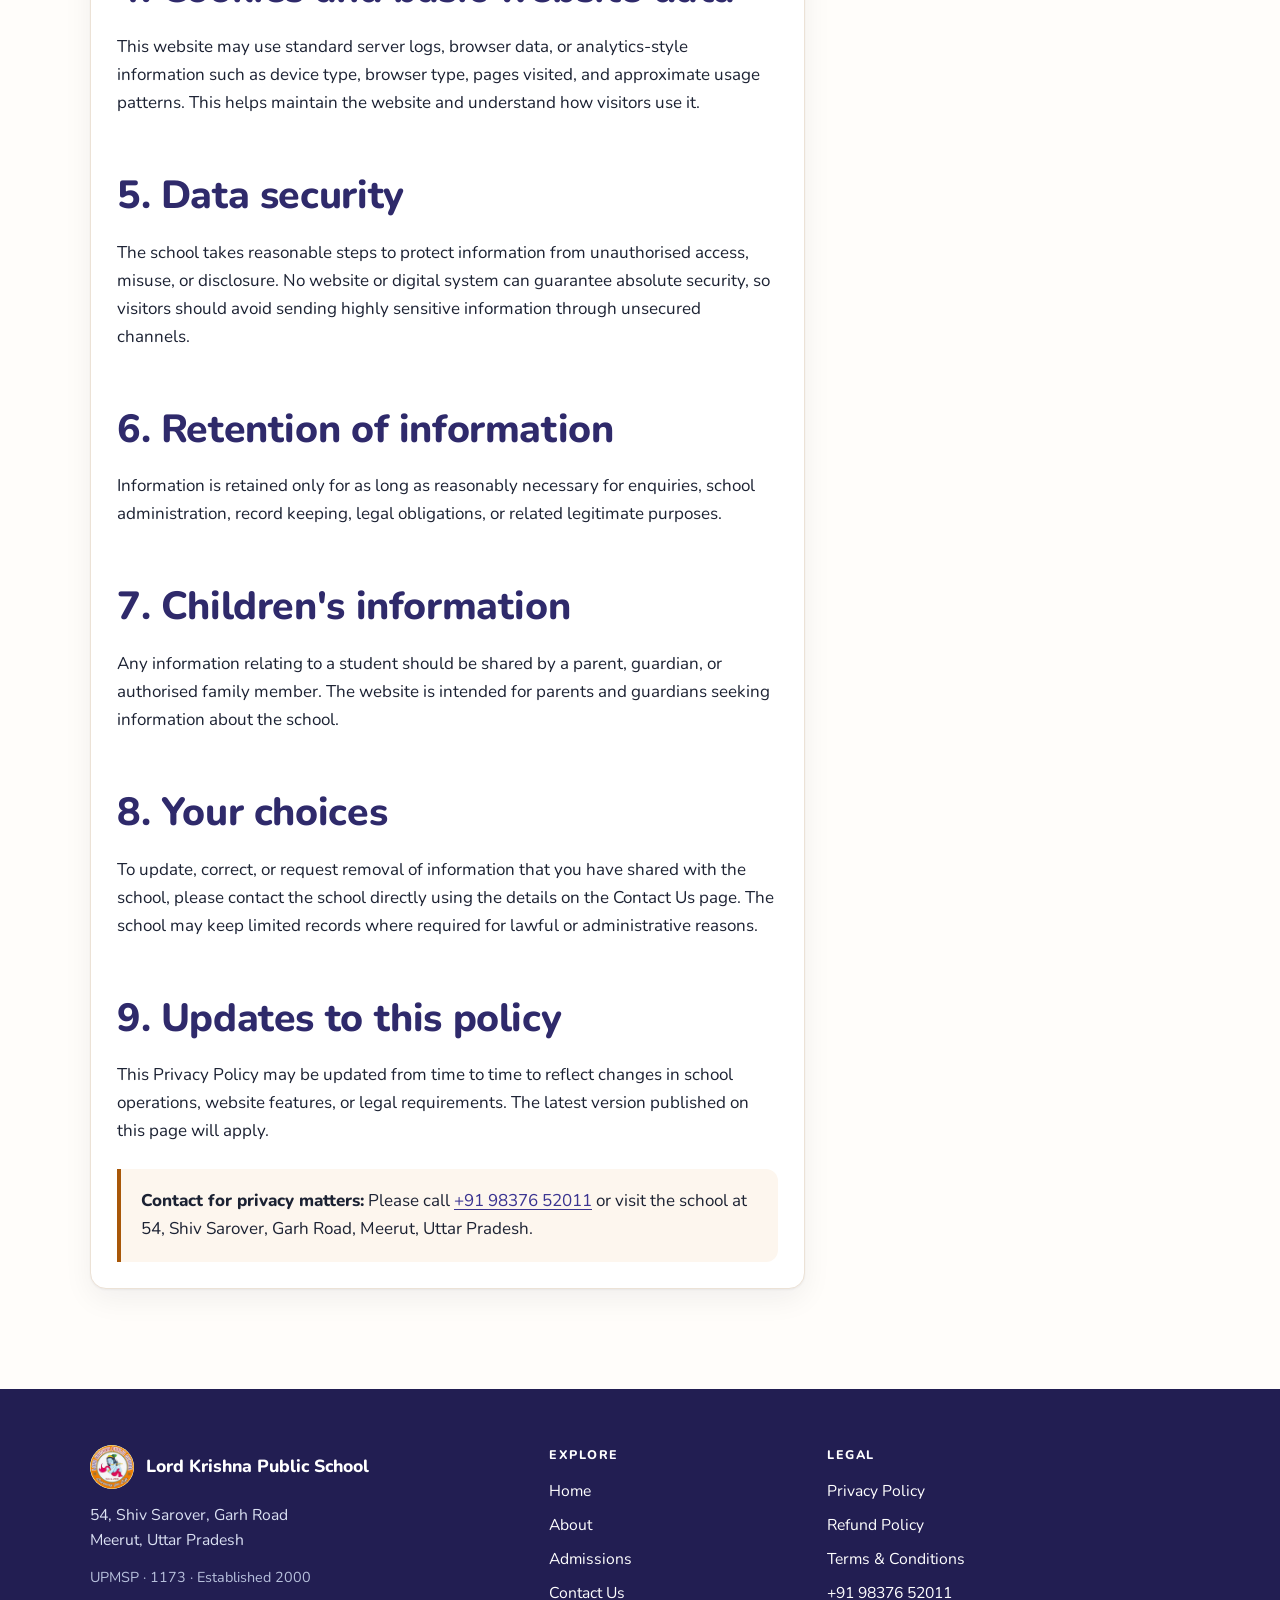
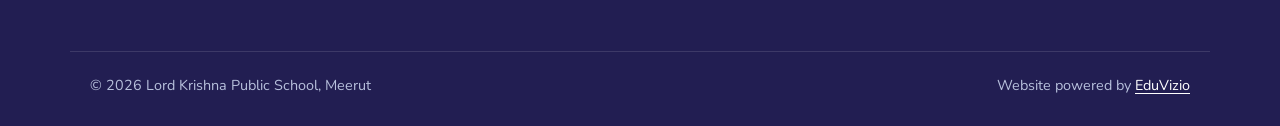
<file: privacy-policy.html>
<!doctype html>
<html lang="en-IN">
  <head>
    <meta charset="UTF-8" />
    <meta name="viewport" content="width=device-width, initial-scale=1, viewport-fit=cover" />
    <title>Privacy Policy | Lord Krishna Public School, Meerut</title>
    <meta
      name="description"
      content="Read the privacy policy for Lord Krishna Public School, Meerut, covering how admission enquiries and website contact information are handled."
    />
    <link rel="canonical" href="https://lkps.eduvizio.com/privacy-policy.html" />
    <meta name="theme-color" content="#2f2a6b" />
    <meta property="og:type" content="website" />
    <meta property="og:site_name" content="Lord Krishna Public School" />
    <meta property="og:title" content="Privacy Policy | Lord Krishna Public School, Meerut" />
    <meta
      property="og:description"
      content="Privacy policy for Lord Krishna Public School, Meerut."
    />
    <meta property="og:url" content="https://lkps.eduvizio.com/privacy-policy.html" />
    <meta property="og:locale" content="en_IN" />
    <meta property="og:image" content="https://lkps.eduvizio.com/logo.png" />
    <meta name="twitter:card" content="summary" />
    <link rel="icon" href="logo.png" />
    <link rel="stylesheet" crossorigin href="./assets/index-Ccm8vJoc.css" />
    <link rel="stylesheet" href="./legal.css" />
  </head>
  <body>
    <a class="skip-link" href="#main">Skip to content</a>
    <header class="site-header site-header--inner">
      <div class="wrap header-inner">
        <a class="brand" href="./index.html">
          <img class="logo" src="logo.png" alt="" width="48" height="48" />
          <span class="brand-text">
            <span class="brand-name">Lord Krishna Public School</span>
            <span class="brand-place">Garh Road, Meerut</span>
          </span>
        </a>
        <nav class="site-nav" aria-label="Main">
          <ul>
            <li><a href="./index.html">Home</a></li>
            <li><a href="./privacy-policy.html" aria-current="page">Privacy Policy</a></li>
            <li><a href="./refund-policy.html">Refund Policy</a></li>
            <li><a href="./terms-and-conditions.html">Terms &amp; Conditions</a></li>
            <li><a href="./contact-us.html">Contact Us</a></li>
          </ul>
          <a class="btn btn-primary" href="./index.html#admissions">Admission Enquiry</a>
        </nav>
      </div>
    </header>
    <main id="main">
      <section class="legal-hero" aria-labelledby="page-title">
        <div class="wrap legal-hero-copy">
          <p class="eyebrow">Legal</p>
          <h1 id="page-title">Privacy Policy</h1>
          <p class="lead">
            This Privacy Policy explains how Lord Krishna Public School, Meerut may collect,
            use, store, and protect information shared through this website or during an
            admission enquiry.
          </p>
          <ul class="policy-meta" aria-label="Policy details">
            <li>Effective date: 18 September 2026</li>
            <li>Applies to: Website visitors and admission enquiries</li>
          </ul>
        </div>
      </section>

      <section class="section">
        <div class="wrap legal-shell">
          <article class="card legal-content">
            <h2>1. Information we may collect</h2>
            <p>We may collect information that a parent or guardian chooses to share with the school, including:</p>
            <ul>
              <li>name of the parent, guardian, or student;</li>
              <li>phone number and other contact details;</li>
              <li>class interest or admission-related details; and</li>
              <li>other information shared during a phone call, visit, or enquiry.</li>
            </ul>

            <h2>2. How we use information</h2>
            <p>Information may be used to:</p>
            <ul>
              <li>respond to admission or general school enquiries;</li>
              <li>share basic information about classes, eligibility, or the admission process;</li>
              <li>maintain school records where needed for legitimate school administration; and</li>
              <li>improve the accuracy and usefulness of information published on the website.</li>
            </ul>

            <h2>3. Sharing of information</h2>
            <p>
              The school does not sell personal information. Information may be shared only where
              reasonably necessary for school administration, website operation, legal compliance, or
              to protect the rights and safety of the school, students, and families.
            </p>

            <h2>4. Cookies and basic website data</h2>
            <p>
              This website may use standard server logs, browser data, or analytics-style information
              such as device type, browser type, pages visited, and approximate usage patterns. This
              helps maintain the website and understand how visitors use it.
            </p>

            <h2>5. Data security</h2>
            <p>
              The school takes reasonable steps to protect information from unauthorised access,
              misuse, or disclosure. No website or digital system can guarantee absolute security, so
              visitors should avoid sending highly sensitive information through unsecured channels.
            </p>

            <h2>6. Retention of information</h2>
            <p>
              Information is retained only for as long as reasonably necessary for enquiries, school
              administration, record keeping, legal obligations, or related legitimate purposes.
            </p>

            <h2>7. Children&apos;s information</h2>
            <p>
              Any information relating to a student should be shared by a parent, guardian, or
              authorised family member. The website is intended for parents and guardians seeking
              information about the school.
            </p>

            <h2>8. Your choices</h2>
            <p>
              To update, correct, or request removal of information that you have shared with the
              school, please contact the school directly using the details on the Contact Us page.
              The school may keep limited records where required for lawful or administrative reasons.
            </p>

            <h2>9. Updates to this policy</h2>
            <p>
              This Privacy Policy may be updated from time to time to reflect changes in school
              operations, website features, or legal requirements. The latest version published on
              this page will apply.
            </p>

            <div class="legal-note">
              <strong>Contact for privacy matters:</strong> Please call
              <a href="tel:+919837652011">+91 98376 52011</a> or visit the school at 54, Shiv
              Sarover, Garh Road, Meerut, Uttar Pradesh.
            </div>
          </article>

          <aside class="card legal-aside">
            <p class="footer-title">Quick Links</p>
            <ul class="quick-links">
              <li><a href="./contact-us.html">Contact Us</a></li>
              <li><a href="./refund-policy.html">Refund Policy</a></li>
              <li><a href="./terms-and-conditions.html">Terms &amp; Conditions</a></li>
              <li><a href="./index.html#admissions">Admission Enquiry</a></li>
            </ul>
          </aside>
        </div>
      </section>
    </main>

    <footer class="site-footer">
      <div class="wrap footer-grid">
        <div>
          <div class="footer-brand">
            <img class="logo" src="logo.png" alt="" width="44" height="44" />
            <span class="footer-name">Lord Krishna Public School</span>
          </div>
          <address class="footer-address">
            <span class="address-line">54, Shiv Sarover, Garh Road</span>
            <span class="address-line">Meerut, Uttar Pradesh</span>
          </address>
          <p class="footer-note">UPMSP · 1173 · Established 2000</p>
        </div>
        <nav aria-label="Footer">
          <p class="footer-title">Explore</p>
          <ul class="footer-links">
            <li><a href="./index.html">Home</a></li>
            <li><a href="./index.html#about">About</a></li>
            <li><a href="./index.html#admissions">Admissions</a></li>
            <li><a href="./contact-us.html">Contact Us</a></li>
          </ul>
        </nav>
        <div>
          <p class="footer-title">Legal</p>
          <ul class="footer-links">
            <li><a href="./privacy-policy.html">Privacy Policy</a></li>
            <li><a href="./refund-policy.html">Refund Policy</a></li>
            <li><a href="./terms-and-conditions.html">Terms &amp; Conditions</a></li>
            <li><a href="tel:+919837652011">+91 98376 52011</a></li>
          </ul>
        </div>
      </div>
      <div class="wrap footer-bottom">
        <p>&copy; 2026 Lord Krishna Public School, Meerut</p>
        <p>Website powered by <a href="https://eduvizio.com" target="_blank" rel="noopener">EduVizio</a></p>
      </div>
    </footer>
  </body>
</html>
</file>
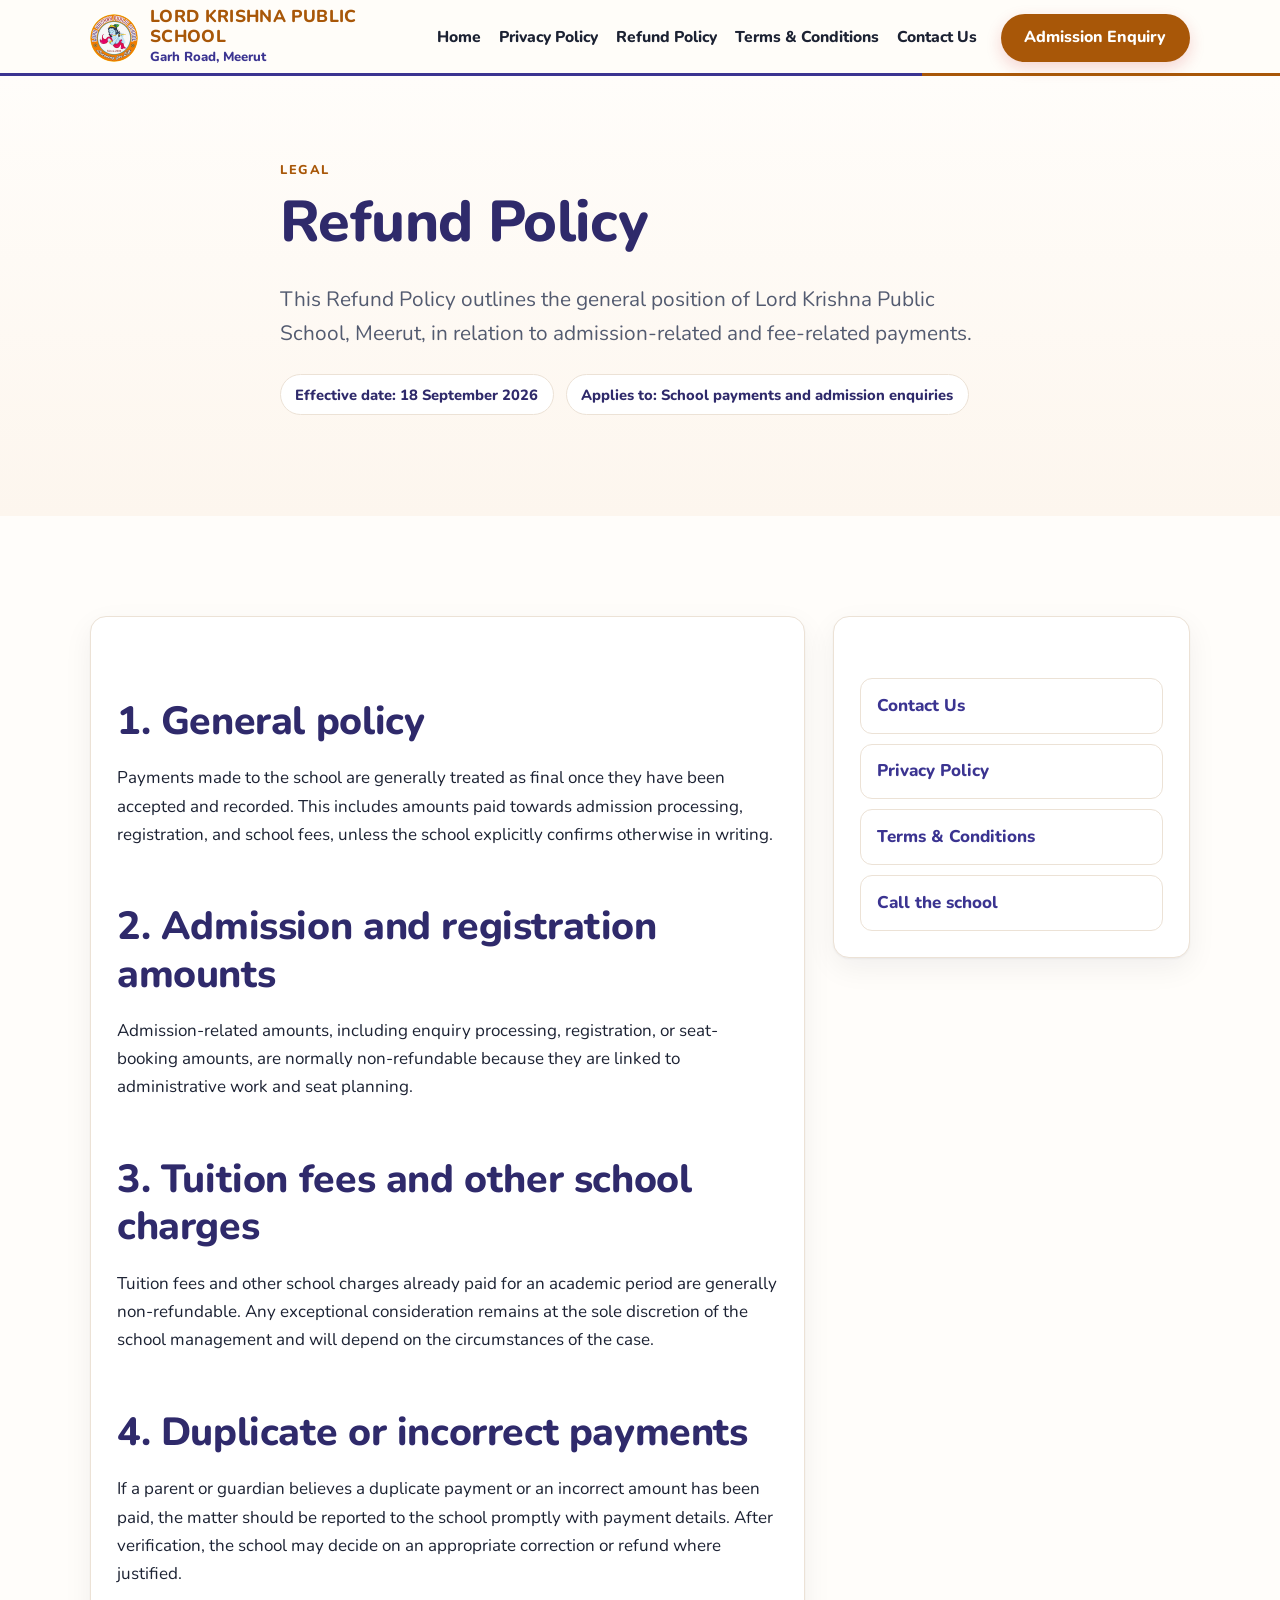
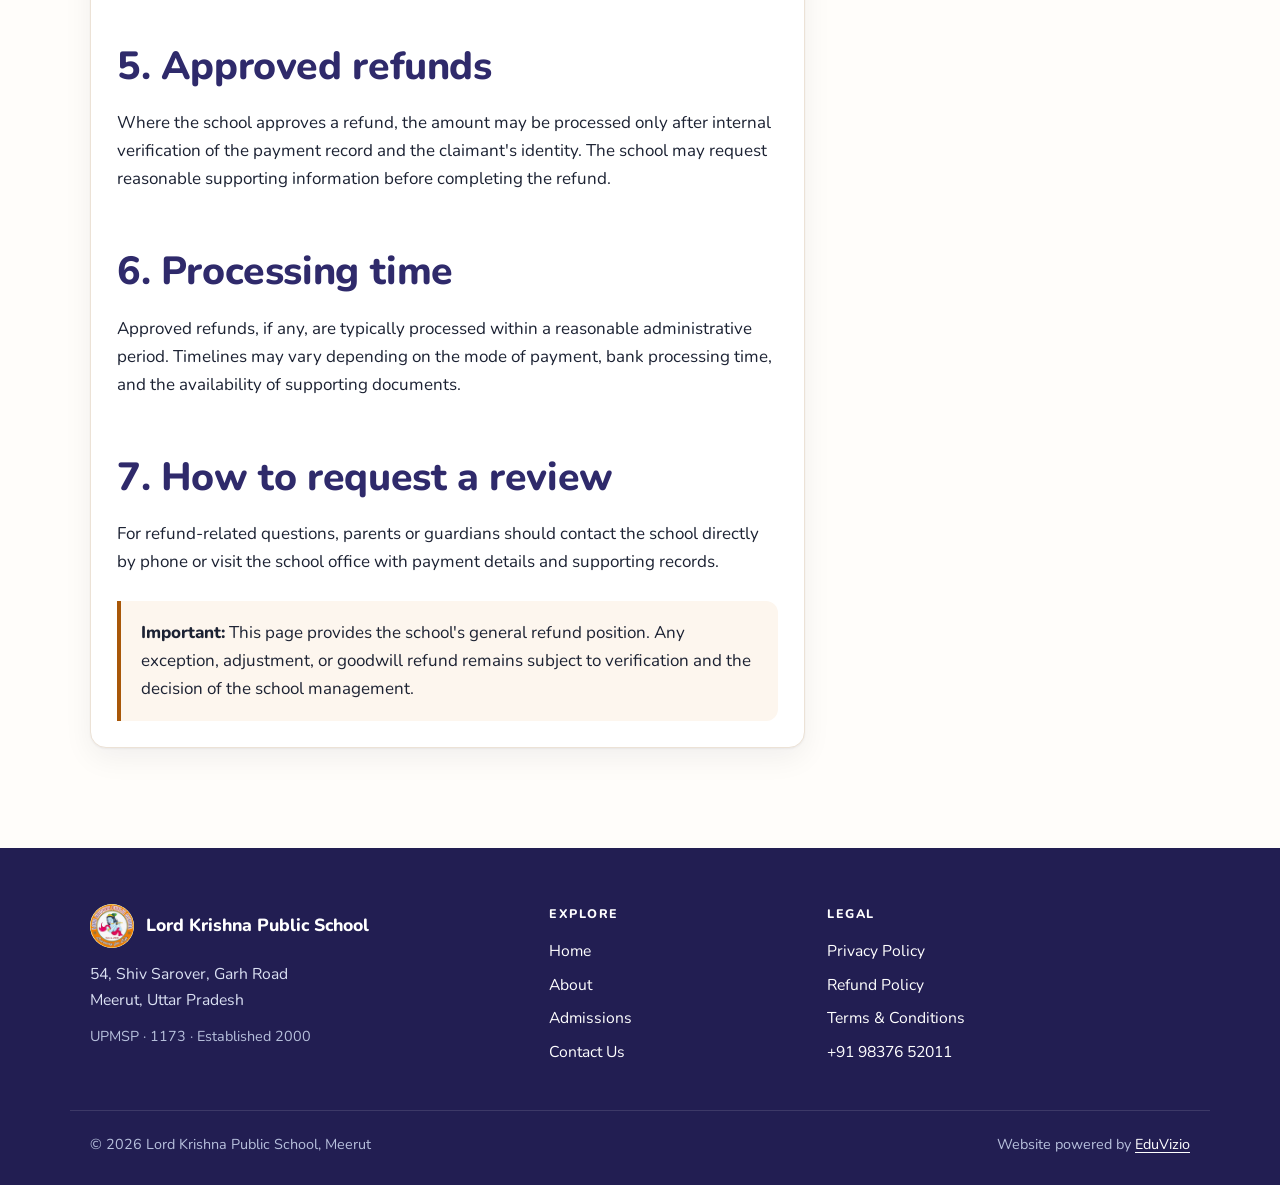
<file: refund-policy.html>
<!doctype html>
<html lang="en-IN">
  <head>
    <meta charset="UTF-8" />
    <meta name="viewport" content="width=device-width, initial-scale=1, viewport-fit=cover" />
    <title>Refund Policy | Lord Krishna Public School, Meerut</title>
    <meta
      name="description"
      content="Read the refund policy for Lord Krishna Public School, Meerut, for admission and fee-related payments."
    />
    <link rel="canonical" href="https://lkps.eduvizio.com/refund-policy.html" />
    <meta name="theme-color" content="#2f2a6b" />
    <meta property="og:type" content="website" />
    <meta property="og:site_name" content="Lord Krishna Public School" />
    <meta property="og:title" content="Refund Policy | Lord Krishna Public School, Meerut" />
    <meta
      property="og:description"
      content="Refund policy for Lord Krishna Public School, Meerut."
    />
    <meta property="og:url" content="https://lkps.eduvizio.com/refund-policy.html" />
    <meta property="og:locale" content="en_IN" />
    <meta property="og:image" content="https://lkps.eduvizio.com/logo.png" />
    <meta name="twitter:card" content="summary" />
    <link rel="icon" href="logo.png" />
    <link rel="stylesheet" crossorigin href="./assets/index-Ccm8vJoc.css" />
    <link rel="stylesheet" href="./legal.css" />
  </head>
  <body>
    <a class="skip-link" href="#main">Skip to content</a>
    <header class="site-header site-header--inner">
      <div class="wrap header-inner">
        <a class="brand" href="./index.html">
          <img class="logo" src="logo.png" alt="" width="48" height="48" />
          <span class="brand-text">
            <span class="brand-name">Lord Krishna Public School</span>
            <span class="brand-place">Garh Road, Meerut</span>
          </span>
        </a>
        <nav class="site-nav" aria-label="Main">
          <ul>
            <li><a href="./index.html">Home</a></li>
            <li><a href="./privacy-policy.html">Privacy Policy</a></li>
            <li><a href="./refund-policy.html" aria-current="page">Refund Policy</a></li>
            <li><a href="./terms-and-conditions.html">Terms &amp; Conditions</a></li>
            <li><a href="./contact-us.html">Contact Us</a></li>
          </ul>
          <a class="btn btn-primary" href="./index.html#admissions">Admission Enquiry</a>
        </nav>
      </div>
    </header>
    <main id="main">
      <section class="legal-hero" aria-labelledby="page-title">
        <div class="wrap legal-hero-copy">
          <p class="eyebrow">Legal</p>
          <h1 id="page-title">Refund Policy</h1>
          <p class="lead">
            This Refund Policy outlines the general position of Lord Krishna Public School,
            Meerut, in relation to admission-related and fee-related payments.
          </p>
          <ul class="policy-meta" aria-label="Policy details">
            <li>Effective date: 18 September 2026</li>
            <li>Applies to: School payments and admission enquiries</li>
          </ul>
        </div>
      </section>

      <section class="section">
        <div class="wrap legal-shell">
          <article class="card legal-content">
            <h2>1. General policy</h2>
            <p>
              Payments made to the school are generally treated as final once they have been accepted
              and recorded. This includes amounts paid towards admission processing, registration, and
              school fees, unless the school explicitly confirms otherwise in writing.
            </p>

            <h2>2. Admission and registration amounts</h2>
            <p>
              Admission-related amounts, including enquiry processing, registration, or seat-booking
              amounts, are normally non-refundable because they are linked to administrative work and
              seat planning.
            </p>

            <h2>3. Tuition fees and other school charges</h2>
            <p>
              Tuition fees and other school charges already paid for an academic period are generally
              non-refundable. Any exceptional consideration remains at the sole discretion of the
              school management and will depend on the circumstances of the case.
            </p>

            <h2>4. Duplicate or incorrect payments</h2>
            <p>
              If a parent or guardian believes a duplicate payment or an incorrect amount has been
              paid, the matter should be reported to the school promptly with payment details. After
              verification, the school may decide on an appropriate correction or refund where
              justified.
            </p>

            <h2>5. Approved refunds</h2>
            <p>
              Where the school approves a refund, the amount may be processed only after internal
              verification of the payment record and the claimant&apos;s identity. The school may request
              reasonable supporting information before completing the refund.
            </p>

            <h2>6. Processing time</h2>
            <p>
              Approved refunds, if any, are typically processed within a reasonable administrative
              period. Timelines may vary depending on the mode of payment, bank processing time, and
              the availability of supporting documents.
            </p>

            <h2>7. How to request a review</h2>
            <p>
              For refund-related questions, parents or guardians should contact the school directly by
              phone or visit the school office with payment details and supporting records.
            </p>

            <div class="legal-note">
              <strong>Important:</strong> This page provides the school&apos;s general refund position.
              Any exception, adjustment, or goodwill refund remains subject to verification and the
              decision of the school management.
            </div>
          </article>

          <aside class="card legal-aside">
            <p class="footer-title">Quick Links</p>
            <ul class="quick-links">
              <li><a href="./contact-us.html">Contact Us</a></li>
              <li><a href="./privacy-policy.html">Privacy Policy</a></li>
              <li><a href="./terms-and-conditions.html">Terms &amp; Conditions</a></li>
              <li><a href="tel:+919837652011">Call the school</a></li>
            </ul>
          </aside>
        </div>
      </section>
    </main>

    <footer class="site-footer">
      <div class="wrap footer-grid">
        <div>
          <div class="footer-brand">
            <img class="logo" src="logo.png" alt="" width="44" height="44" />
            <span class="footer-name">Lord Krishna Public School</span>
          </div>
          <address class="footer-address">
            <span class="address-line">54, Shiv Sarover, Garh Road</span>
            <span class="address-line">Meerut, Uttar Pradesh</span>
          </address>
          <p class="footer-note">UPMSP · 1173 · Established 2000</p>
        </div>
        <nav aria-label="Footer">
          <p class="footer-title">Explore</p>
          <ul class="footer-links">
            <li><a href="./index.html">Home</a></li>
            <li><a href="./index.html#about">About</a></li>
            <li><a href="./index.html#admissions">Admissions</a></li>
            <li><a href="./contact-us.html">Contact Us</a></li>
          </ul>
        </nav>
        <div>
          <p class="footer-title">Legal</p>
          <ul class="footer-links">
            <li><a href="./privacy-policy.html">Privacy Policy</a></li>
            <li><a href="./refund-policy.html">Refund Policy</a></li>
            <li><a href="./terms-and-conditions.html">Terms &amp; Conditions</a></li>
            <li><a href="tel:+919837652011">+91 98376 52011</a></li>
          </ul>
        </div>
      </div>
      <div class="wrap footer-bottom">
        <p>&copy; 2026 Lord Krishna Public School, Meerut</p>
        <p>Website powered by <a href="https://eduvizio.com" target="_blank" rel="noopener">EduVizio</a></p>
      </div>
    </footer>
  </body>
</html>
</file>
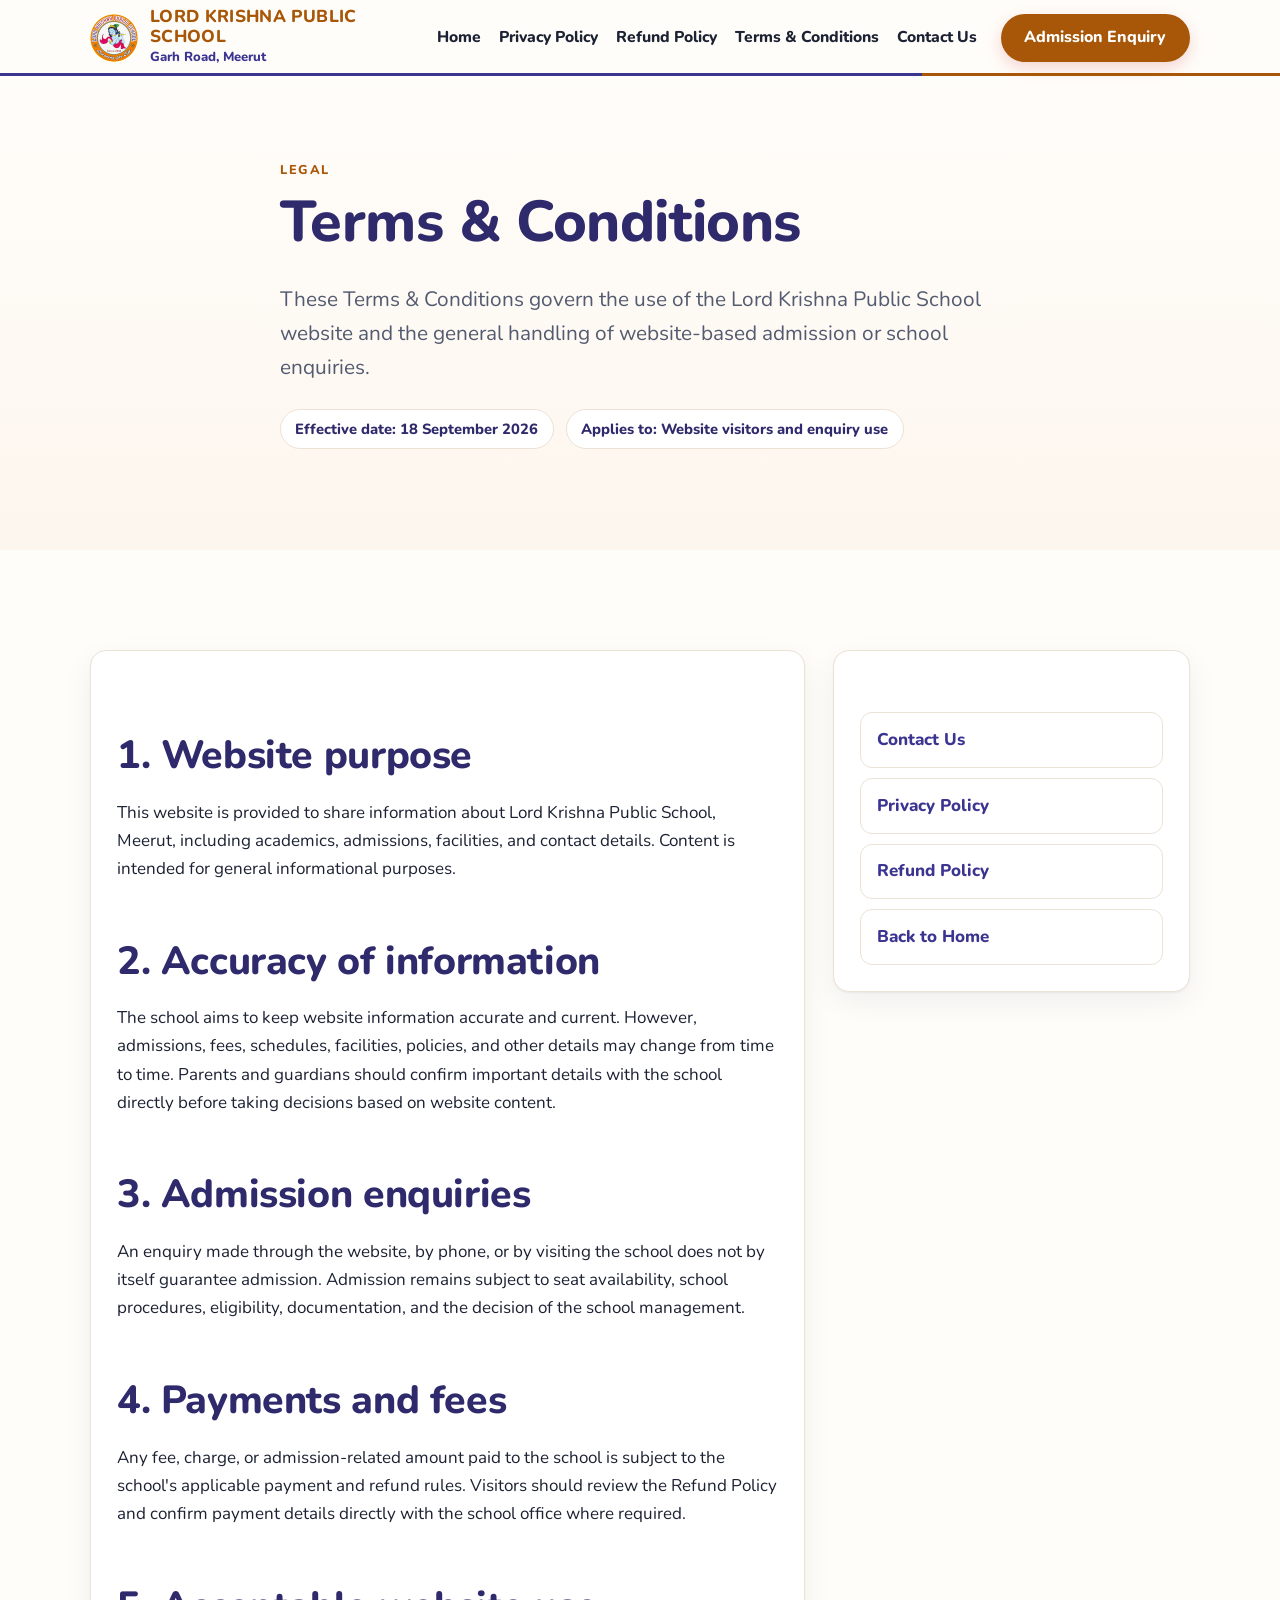
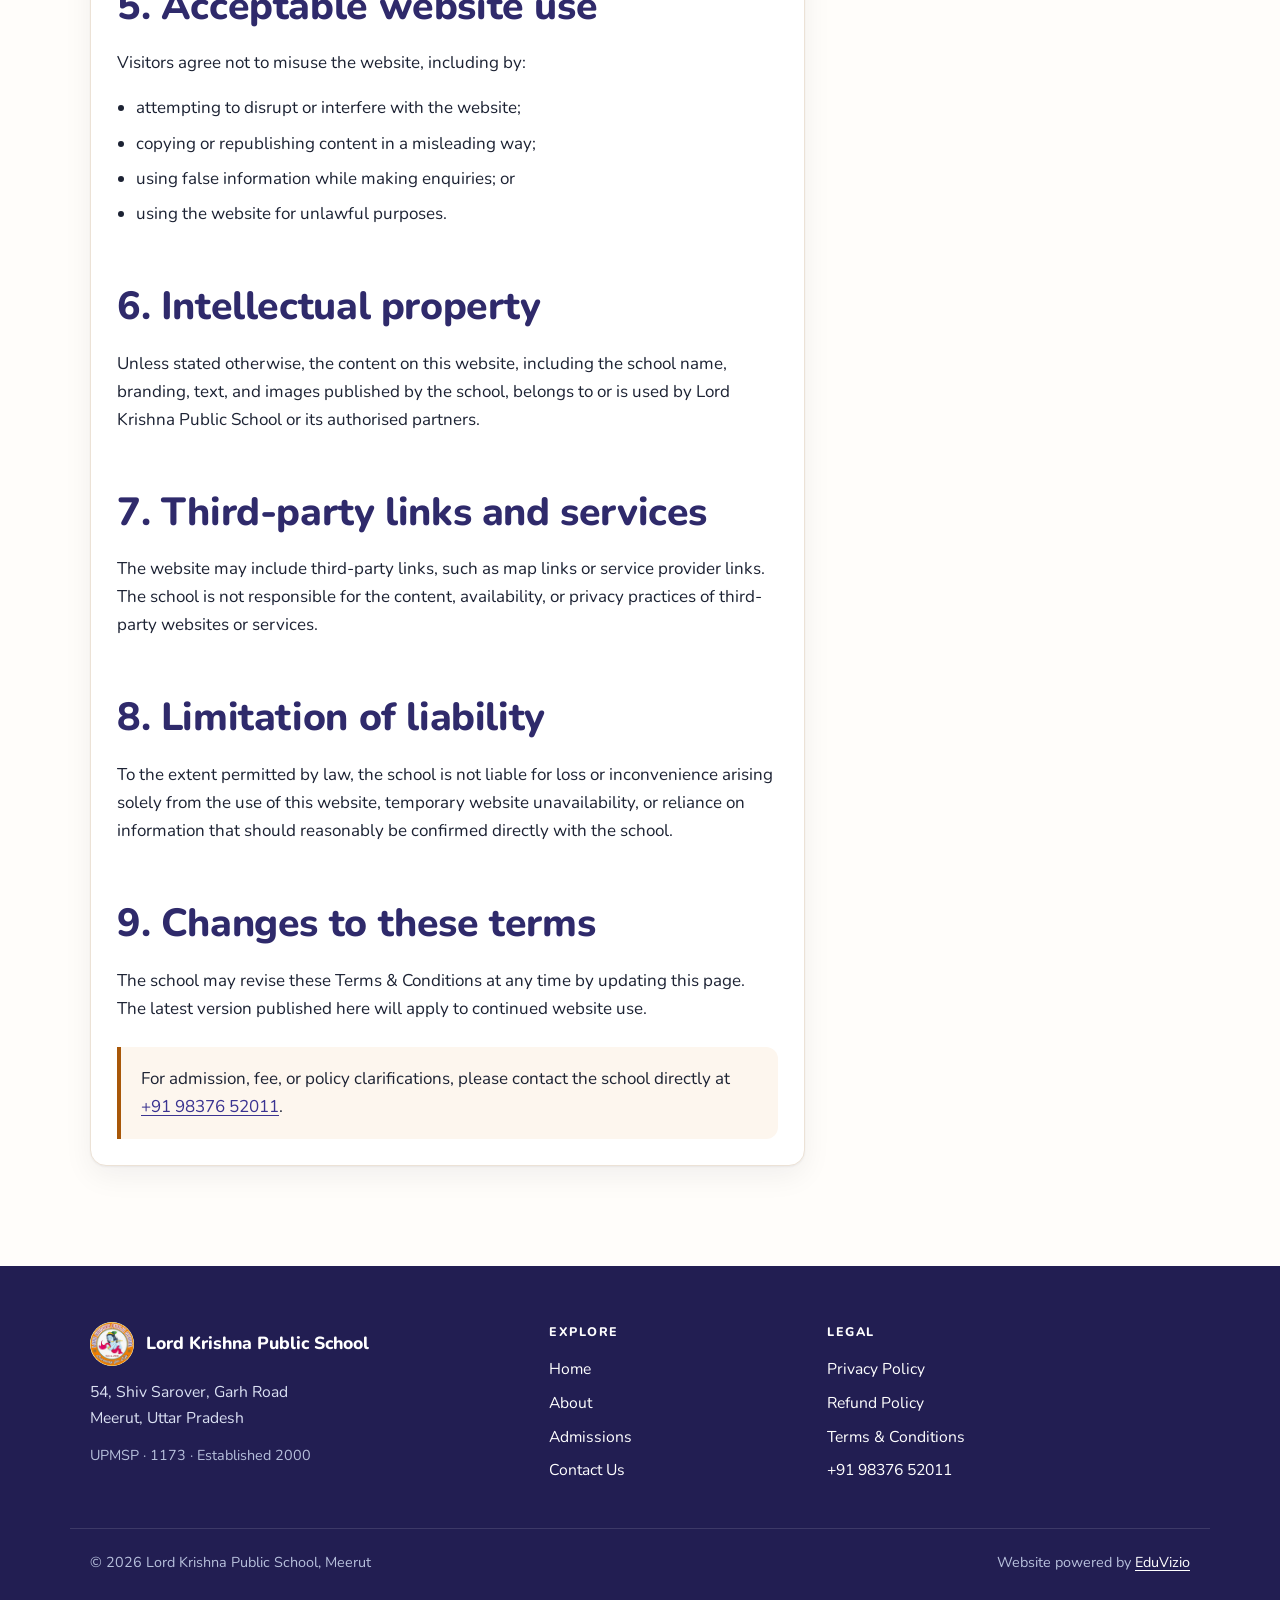
<file: terms-and-conditions.html>
<!doctype html>
<html lang="en-IN">
  <head>
    <meta charset="UTF-8" />
    <meta name="viewport" content="width=device-width, initial-scale=1, viewport-fit=cover" />
    <title>Terms &amp; Conditions | Lord Krishna Public School, Meerut</title>
    <meta
      name="description"
      content="Read the website and admission-related terms and conditions for Lord Krishna Public School, Meerut."
    />
    <link rel="canonical" href="https://lkps.eduvizio.com/terms-and-conditions.html" />
    <meta name="theme-color" content="#2f2a6b" />
    <meta property="og:type" content="website" />
    <meta property="og:site_name" content="Lord Krishna Public School" />
    <meta property="og:title" content="Terms &amp; Conditions | Lord Krishna Public School, Meerut" />
    <meta
      property="og:description"
      content="Terms and conditions for Lord Krishna Public School, Meerut."
    />
    <meta property="og:url" content="https://lkps.eduvizio.com/terms-and-conditions.html" />
    <meta property="og:locale" content="en_IN" />
    <meta property="og:image" content="https://lkps.eduvizio.com/logo.png" />
    <meta name="twitter:card" content="summary" />
    <link rel="icon" href="logo.png" />
    <link rel="stylesheet" crossorigin href="./assets/index-Ccm8vJoc.css" />
    <link rel="stylesheet" href="./legal.css" />
  </head>
  <body>
    <a class="skip-link" href="#main">Skip to content</a>
    <header class="site-header site-header--inner">
      <div class="wrap header-inner">
        <a class="brand" href="./index.html">
          <img class="logo" src="logo.png" alt="" width="48" height="48" />
          <span class="brand-text">
            <span class="brand-name">Lord Krishna Public School</span>
            <span class="brand-place">Garh Road, Meerut</span>
          </span>
        </a>
        <nav class="site-nav" aria-label="Main">
          <ul>
            <li><a href="./index.html">Home</a></li>
            <li><a href="./privacy-policy.html">Privacy Policy</a></li>
            <li><a href="./refund-policy.html">Refund Policy</a></li>
            <li>
              <a href="./terms-and-conditions.html" aria-current="page">Terms &amp; Conditions</a>
            </li>
            <li><a href="./contact-us.html">Contact Us</a></li>
          </ul>
          <a class="btn btn-primary" href="./index.html#admissions">Admission Enquiry</a>
        </nav>
      </div>
    </header>
    <main id="main">
      <section class="legal-hero" aria-labelledby="page-title">
        <div class="wrap legal-hero-copy">
          <p class="eyebrow">Legal</p>
          <h1 id="page-title">Terms &amp; Conditions</h1>
          <p class="lead">
            These Terms &amp; Conditions govern the use of the Lord Krishna Public School website
            and the general handling of website-based admission or school enquiries.
          </p>
          <ul class="policy-meta" aria-label="Policy details">
            <li>Effective date: 18 September 2026</li>
            <li>Applies to: Website visitors and enquiry use</li>
          </ul>
        </div>
      </section>

      <section class="section">
        <div class="wrap legal-shell">
          <article class="card legal-content">
            <h2>1. Website purpose</h2>
            <p>
              This website is provided to share information about Lord Krishna Public School,
              Meerut, including academics, admissions, facilities, and contact details. Content is
              intended for general informational purposes.
            </p>

            <h2>2. Accuracy of information</h2>
            <p>
              The school aims to keep website information accurate and current. However, admissions,
              fees, schedules, facilities, policies, and other details may change from time to time.
              Parents and guardians should confirm important details with the school directly before
              taking decisions based on website content.
            </p>

            <h2>3. Admission enquiries</h2>
            <p>
              An enquiry made through the website, by phone, or by visiting the school does not by
              itself guarantee admission. Admission remains subject to seat availability, school
              procedures, eligibility, documentation, and the decision of the school management.
            </p>

            <h2>4. Payments and fees</h2>
            <p>
              Any fee, charge, or admission-related amount paid to the school is subject to the
              school&apos;s applicable payment and refund rules. Visitors should review the Refund Policy
              and confirm payment details directly with the school office where required.
            </p>

            <h2>5. Acceptable website use</h2>
            <p>Visitors agree not to misuse the website, including by:</p>
            <ul>
              <li>attempting to disrupt or interfere with the website;</li>
              <li>copying or republishing content in a misleading way;</li>
              <li>using false information while making enquiries; or</li>
              <li>using the website for unlawful purposes.</li>
            </ul>

            <h2>6. Intellectual property</h2>
            <p>
              Unless stated otherwise, the content on this website, including the school name,
              branding, text, and images published by the school, belongs to or is used by Lord
              Krishna Public School or its authorised partners.
            </p>

            <h2>7. Third-party links and services</h2>
            <p>
              The website may include third-party links, such as map links or service provider links.
              The school is not responsible for the content, availability, or privacy practices of
              third-party websites or services.
            </p>

            <h2>8. Limitation of liability</h2>
            <p>
              To the extent permitted by law, the school is not liable for loss or inconvenience
              arising solely from the use of this website, temporary website unavailability, or
              reliance on information that should reasonably be confirmed directly with the school.
            </p>

            <h2>9. Changes to these terms</h2>
            <p>
              The school may revise these Terms &amp; Conditions at any time by updating this page. The
              latest version published here will apply to continued website use.
            </p>

            <div class="legal-note">
              For admission, fee, or policy clarifications, please contact the school directly at
              <a href="tel:+919837652011">+91 98376 52011</a>.
            </div>
          </article>

          <aside class="card legal-aside">
            <p class="footer-title">Quick Links</p>
            <ul class="quick-links">
              <li><a href="./contact-us.html">Contact Us</a></li>
              <li><a href="./privacy-policy.html">Privacy Policy</a></li>
              <li><a href="./refund-policy.html">Refund Policy</a></li>
              <li><a href="./index.html">Back to Home</a></li>
            </ul>
          </aside>
        </div>
      </section>
    </main>

    <footer class="site-footer">
      <div class="wrap footer-grid">
        <div>
          <div class="footer-brand">
            <img class="logo" src="logo.png" alt="" width="44" height="44" />
            <span class="footer-name">Lord Krishna Public School</span>
          </div>
          <address class="footer-address">
            <span class="address-line">54, Shiv Sarover, Garh Road</span>
            <span class="address-line">Meerut, Uttar Pradesh</span>
          </address>
          <p class="footer-note">UPMSP · 1173 · Established 2000</p>
        </div>
        <nav aria-label="Footer">
          <p class="footer-title">Explore</p>
          <ul class="footer-links">
            <li><a href="./index.html">Home</a></li>
            <li><a href="./index.html#about">About</a></li>
            <li><a href="./index.html#admissions">Admissions</a></li>
            <li><a href="./contact-us.html">Contact Us</a></li>
          </ul>
        </nav>
        <div>
          <p class="footer-title">Legal</p>
          <ul class="footer-links">
            <li><a href="./privacy-policy.html">Privacy Policy</a></li>
            <li><a href="./refund-policy.html">Refund Policy</a></li>
            <li><a href="./terms-and-conditions.html">Terms &amp; Conditions</a></li>
            <li><a href="tel:+919837652011">+91 98376 52011</a></li>
          </ul>
        </div>
      </div>
      <div class="wrap footer-bottom">
        <p>&copy; 2026 Lord Krishna Public School, Meerut</p>
        <p>Website powered by <a href="https://eduvizio.com" target="_blank" rel="noopener">EduVizio</a></p>
      </div>
    </footer>
  </body>
</html>
</file>
<file: assets/index-Ccm8vJoc.css>
@font-face{font-family:Nunito;font-style:normal;font-display:swap;font-weight:400;src:url(./nunito-latin-400-normal-r8SDr6Up.woff2) format("woff2"),url(./nunito-latin-400-normal-DKg4f3fz.woff) format("woff")}@font-face{font-family:Nunito;font-style:normal;font-display:swap;font-weight:600;src:url(./nunito-latin-600-normal-Br8yIETf.woff2) format("woff2"),url(./nunito-latin-600-normal-Cd0eNu1l.woff) format("woff")}@font-face{font-family:Nunito;font-style:normal;font-display:swap;font-weight:800;src:url(./nunito-latin-800-normal-Dz8SOQK_.woff2) format("woff2"),url(./nunito-latin-800-normal-D-J0wlBY.woff) format("woff")}:root{--brand: #1f3a8a;--brand-strong: #172b66;--brand-deep: #0f1d45;--accent: #c81e1e;--accent-strong: #a51717;--accent-soft: #fdecec;--ink: #1c2233;--muted: #535b70;--line: #e6e1d8;--bg: #fffdf9;--surface: #ffffff;--tint: #f7f3ec;--live: #15803d;--radius: 16px;--shadow: 0 1px 2px rgba(20, 24, 40, .05), 0 10px 30px rgba(20, 24, 40, .06);--shadow-lift: 0 2px 4px rgba(20, 24, 40, .06), 0 18px 40px rgba(20, 24, 40, .1);--font: "Nunito", system-ui, -apple-system, "Segoe UI", Roboto, "Helvetica Neue", Arial, sans-serif;--wrap: 1140px;--header-h: 76px}*,*:before,*:after{box-sizing:border-box}html{scroll-behavior:smooth;scroll-padding-top:calc(var(--header-h) + 12px);-webkit-text-size-adjust:100%}body{margin:0;font-family:var(--font);font-size:1.0625rem;line-height:1.65;color:var(--ink);background:var(--bg);-webkit-font-smoothing:antialiased}img{max-width:100%;height:auto;display:block}a{color:var(--brand);text-underline-offset:3px}a:hover{color:var(--accent-strong)}:focus-visible{outline:3px solid var(--accent);outline-offset:3px;border-radius:6px}h1,h2,h3{margin:0 0 .5em;line-height:1.2;font-weight:800;color:var(--brand-strong);letter-spacing:-.01em}h1{font-size:clamp(2.2rem,4.5vw + 1rem,3.6rem);line-height:1.08}h2{font-size:clamp(1.7rem,2.2vw + 1rem,2.45rem)}h3{font-size:1.2rem}p{margin:0 0 1em}address{font-style:normal}.wrap{width:100%;max-width:var(--wrap);margin-inline:auto;padding-inline:20px}.sr-only{position:absolute;width:1px;height:1px;margin:-1px;padding:0;overflow:hidden;clip:rect(0 0 0 0);white-space:nowrap;border:0}.skip-link{position:absolute;left:12px;top:-80px;z-index:100;padding:10px 16px;border-radius:10px;background:var(--brand-strong);color:#fff;font-weight:800}.skip-link:focus{top:12px;color:#fff}.muted{color:var(--muted)}.eyebrow{margin:0 0 .6rem;font-size:.8rem;font-weight:800;letter-spacing:.12em;text-transform:uppercase;color:var(--accent)}.todo{display:block;margin:0 0 1em;padding:10px 14px;border:2px dashed #d97706;border-radius:10px;background:#fffbeb;color:#92400e;font-size:.92rem;font-weight:700;line-height:1.45}.btn{display:inline-flex;align-items:center;justify-content:center;gap:.5rem;min-height:48px;padding:.7rem 1.35rem;border:2px solid transparent;border-radius:999px;font:inherit;font-weight:800;font-size:1rem;line-height:1.2;text-align:center;text-decoration:none;cursor:pointer;transition:background-color .15s ease,color .15s ease,border-color .15s ease,box-shadow .15s ease}.btn-lg{min-height:54px;padding:.85rem 1.6rem;font-size:1.05rem}.btn-primary{background:var(--accent);color:#fff;box-shadow:0 6px 16px #c81e1e2e}.btn-primary:hover{background:var(--accent-strong);color:#fff}.btn-outline{border-color:var(--brand);background:transparent;color:var(--brand)}.btn-outline:hover{background:var(--brand);color:#fff}.chips{display:flex;flex-wrap:wrap;gap:8px;margin:0;padding:0;list-style:none}.chips li{padding:.3rem .85rem;border:1px solid var(--line);border-radius:999px;background:var(--surface);font-size:.92rem;font-weight:700;color:var(--brand-strong)}.card{padding:26px;border:1px solid var(--line);border-radius:var(--radius);background:var(--surface);box-shadow:var(--shadow)}.card-lift{transition:transform .2s ease,box-shadow .2s ease}.card-lift:hover{transform:translateY(-3px);box-shadow:var(--shadow-lift)}.icon-tile{display:grid;place-items:center;flex:none;width:52px;height:52px;margin-bottom:16px;border-radius:14px;background:var(--accent-soft);color:var(--accent)}.icon-tile-sm{width:44px;height:44px;margin:0;border-radius:12px}.stack{display:grid;gap:10px}.meta-line{display:flex;align-items:center;gap:.5rem;margin:16px 0 0;font-size:.95rem;color:var(--muted)}.text-link{display:inline-flex;align-items:center;gap:.35rem;margin-top:6px;font-weight:800}.section{padding-block:clamp(60px,8vw,100px)}.section-tint{background:var(--tint)}.section-head{max-width:660px;margin-bottom:40px}.section-lead{font-size:1.1rem;color:var(--muted)}.section-foot{margin:32px 0 0}.grid-3{display:grid;gap:20px}@media (min-width: 760px){.grid-3{grid-template-columns:repeat(3,1fr)}}.site-header{position:sticky;top:0;z-index:50;background:#fffdf9f7;transition:box-shadow .2s ease}.site-header:after{content:"";position:absolute;left:0;right:0;bottom:0;height:3px;background:linear-gradient(90deg,var(--brand) 0 72%,var(--accent) 72% 100%)}.site-header[data-scrolled]{box-shadow:0 6px 20px #14182814}.header-inner{display:flex;flex-wrap:wrap;align-items:center;justify-content:space-between;gap:12px 16px;min-height:var(--header-h)}.brand{display:flex;flex:1 1 0;align-items:center;gap:12px;min-width:0;color:inherit;text-decoration:none}.logo{flex:none;border-radius:50%;object-fit:contain}.logo-slot{display:grid;place-items:center;border:2px dashed #d97706;background:#fffbeb;color:#92400e;font-size:.62rem;font-weight:800;text-transform:uppercase}.brand-name{display:block;font-size:.98rem;font-weight:800;line-height:1.15;letter-spacing:.02em;text-transform:uppercase;color:var(--accent)}.brand-place{display:block;font-size:.82rem;font-weight:700;color:var(--brand)}.nav-toggle{display:none;flex:none;place-items:center;width:48px;height:48px;padding:0;border:1px solid var(--line);border-radius:12px;background:var(--surface);color:var(--brand-strong);cursor:pointer}.nav-toggle .icon-close,[data-open] .nav-toggle .icon-open{display:none}[data-open] .nav-toggle .icon-close{display:block}.site-nav ul{margin:0;padding:0;list-style:none}.site-nav a:not(.btn){display:block;padding:.8rem .25rem;font-weight:700;color:var(--ink);text-decoration:none}.site-nav a:not(.btn):hover{color:var(--accent)}@media (max-width: 1079px){.site-nav{width:100%;padding-bottom:16px}.site-nav li+li{border-top:1px solid var(--line)}.header-cta{width:100%;margin-top:12px}.js .nav-toggle{display:inline-grid}.js .site-nav{display:none;position:absolute;left:0;right:0;top:100%;padding:4px 20px 20px;border-bottom:1px solid var(--line);background:var(--bg);box-shadow:0 18px 30px #1418281f}.js [data-open] .site-nav{display:block}}@media (min-width: 1080px){.brand-name{font-size:1.08rem}.site-nav{display:flex;align-items:center;gap:28px}.site-nav ul{display:flex;gap:24px}.site-nav a:not(.btn){padding:.5rem 0;font-size:.98rem}}.hero{padding-block:clamp(40px,7vw,96px);background:linear-gradient(180deg,var(--bg) 0%,var(--tint) 100%)}.hero-grid{display:grid;gap:36px;align-items:center}@media (min-width: 960px){.hero-grid{grid-template-columns:1.3fr .85fr;gap:64px}}.badge{display:inline-flex;align-items:center;gap:.55rem;margin:0 0 1.1rem;padding:.4rem .95rem;border:1px solid var(--line);border-radius:999px;background:var(--surface);font-size:.92rem;font-weight:800;color:var(--brand-strong)}.badge-dot{width:9px;height:9px;border-radius:50%;background:var(--live);box-shadow:0 0 0 4px #15803d29}.tagline{font-size:1.25rem;font-weight:800;color:var(--accent)}.lead{max-width:34em;font-size:clamp(1.1rem,.8vw + .95rem,1.3rem);color:var(--muted)}.hero .chips{margin-top:4px}.actions{display:flex;flex-wrap:wrap;gap:12px;margin-top:28px}@media (max-width: 519px){.actions .btn{flex:1 1 100%}}.hero-card{border-top:5px solid var(--accent)}.hero-card h2{font-size:1.5rem}.about-grid{display:grid;gap:36px}@media (min-width: 900px){.about-grid{grid-template-columns:1.25fr .9fr;gap:64px;align-items:start}}.about-copy p{max-width:38em;font-size:1.08rem}.milestone{display:flex;align-items:baseline;gap:.6rem;flex-wrap:wrap;margin:24px 0;padding:14px 20px;border-radius:14px;background:var(--accent-soft);color:var(--brand-strong);font-weight:700}.milestone strong{font-size:clamp(1.5rem,1.2vw + 1.1rem,1.9rem);font-weight:800;color:var(--accent);line-height:1}.about-quote{margin:28px 0 0;padding:18px 22px;border-left:4px solid var(--accent);border-radius:0 12px 12px 0;background:var(--tint)}.about-quote blockquote{margin:0}.about-quote blockquote p{margin:0 0 .4rem;font-size:1.2rem;font-weight:600;line-height:1.45;color:var(--brand-strong)}.about-quote figcaption{font-size:.95rem;font-weight:700;color:var(--muted)}.facts-card{padding:10px 26px;border-radius:var(--radius);background:var(--brand-strong);color:#fff;box-shadow:var(--shadow)}.facts{margin:0}.facts div{display:grid;gap:2px;padding:16px 0}.facts div+div{border-top:1px solid rgba(255,255,255,.14)}.facts dt{font-size:.78rem;font-weight:800;letter-spacing:.1em;text-transform:uppercase;color:#c9d2ee}.facts dd{margin:0;font-size:1.1rem;font-weight:800}.facts-sub{display:block;font-size:.9rem;font-weight:600;color:#dbe1f3}.stage-num{margin-bottom:.4rem;font-size:.8rem;font-weight:800;letter-spacing:.12em;text-transform:uppercase;color:var(--accent)}.stage .chips li{background:var(--tint)}.activity h3{margin-bottom:.3rem}.activity p{margin:0}.admissions{background:var(--brand-strong);color:#fff}.admissions h2,.admissions .small-title{color:#fff}.admissions .eyebrow{color:#ffc9cc}.admissions-lead{max-width:32em;font-size:1.15rem;color:#dbe1f3}.small-title{margin:28px 0 12px;font-size:.85rem;letter-spacing:.1em;text-transform:uppercase}.chips-on-dark li{border-color:#ffffff38;background:#ffffff14;color:#fff}.admissions-grid{display:grid;gap:36px}@media (min-width: 900px){.admissions-grid{grid-template-columns:1fr 1fr;gap:64px;align-items:center}}.enquire-card{color:var(--ink)}.ways{display:grid;gap:18px;margin:0 0 22px;padding:0;list-style:none}.ways li{display:grid;grid-template-columns:44px 1fr;gap:14px;align-items:start}.ways strong{display:block;color:var(--brand-strong)}.ways p{margin:0;color:var(--muted)}.ways a{font-weight:800}@media (min-width: 520px){.stack-2{grid-template-columns:1fr 1fr}}.contact-grid{display:grid;gap:32px}@media (min-width: 900px){.contact-grid{grid-template-columns:1fr 1.15fr;gap:48px}}.contact-list{display:grid;gap:22px;margin:0;padding:0;list-style:none}.contact-list li{display:grid;grid-template-columns:44px 1fr;gap:14px;align-items:start}.contact-list h3{margin:0 0 .15rem;font-size:1rem}.address-line{display:block}.contact-value{display:block;margin:0;font-weight:800;overflow-wrap:anywhere}a.contact-value{color:var(--ink);text-decoration:none}a.contact-value:hover{color:var(--accent);text-decoration:underline}.map{min-height:340px;overflow:hidden;border:1px solid var(--line);border-radius:var(--radius);background:var(--surface);box-shadow:var(--shadow)}.map iframe{display:block;width:100%;height:100%;min-height:340px;border:0}.site-footer{padding-block:56px 28px;background:var(--brand-deep);color:#dbe1f3;font-size:.98rem}.site-footer a{color:#fff}.site-footer a:hover{color:#ffc9cc}.footer-grid{display:grid;gap:36px}@media (min-width: 760px){.footer-grid{grid-template-columns:1.4fr .8fr 1.2fr}}.footer-brand{display:flex;align-items:center;gap:12px;margin-bottom:14px}.footer-brand .logo{background:#fff}.footer-name{font-size:1.1rem;font-weight:800;color:#fff}.footer-address{margin-bottom:12px}.footer-note{font-size:.9rem;color:#b7c0dc}.footer-title{margin:0 0 .9rem;font-size:.78rem;font-weight:800;letter-spacing:.12em;text-transform:uppercase;color:#fff}.footer-links{display:grid;gap:8px;margin:0;padding:0;list-style:none}.footer-links a{text-decoration:none;overflow-wrap:anywhere}.footer-links a:hover{text-decoration:underline}.footer-social{display:inline-flex;align-items:center;gap:.45rem}.footer-bottom{display:flex;flex-wrap:wrap;justify-content:space-between;gap:8px 24px;margin-top:44px;padding-top:22px;border-top:1px solid rgba(255,255,255,.12);font-size:.9rem;color:#b7c0dc}.footer-bottom p{margin:0}.years-badge{position:fixed;left:16px;bottom:16px;z-index:45;display:grid;place-content:center;justify-items:center;width:92px;height:92px;padding:6px;border-radius:50%;border:3px solid var(--surface);background:var(--accent);color:#fff;text-align:center;text-decoration:none;box-shadow:0 8px 24px #14182838}.years-badge-number{font-size:1.85rem;font-weight:800;line-height:1}.years-badge-caption{margin-top:2px;font-size:.62rem;font-weight:800;letter-spacing:.06em;text-transform:uppercase;line-height:1.15}@media (max-width: 1079px){.years-badge{left:12px;bottom:calc(82px + env(safe-area-inset-bottom));width:72px;height:72px}.years-badge-number{font-size:1.45rem}.years-badge-caption{font-size:.55rem}}@media print{.years-badge{display:none}}.mobile-cta{position:fixed;left:0;right:0;bottom:0;z-index:40;display:grid;grid-auto-flow:column;grid-auto-columns:1fr;gap:10px;padding:10px 16px calc(10px + env(safe-area-inset-bottom));border-top:1px solid var(--line);background:#fffdf9f7;box-shadow:0 -6px 20px #14182814}@media (max-width: 1079px){body{padding-bottom:calc(70px + env(safe-area-inset-bottom))}}@media (min-width: 1080px){.mobile-cta{display:none}}@media (prefers-reduced-motion: reduce){html{scroll-behavior:auto}*,*:before,*:after{transition:none!important}.card-lift:hover{transform:none}}:root{--brand: #3b3491;--brand-strong: #2f2a6b;--brand-deep: #221e52;--accent: #a85708;--accent-strong: #8a4606;--accent-soft: #fdf0e2;--tint: #fdf6ee;--line: #ece2d6;--bg: #fffdfa}
</file>
<file: legal.css>
.site-header--inner .header-inner {
  gap: 20px;
}

.site-header--inner .site-nav {
  display: flex;
  align-items: center;
  gap: 24px;
  width: auto;
  padding-bottom: 0;
}

.site-header--inner .site-nav ul {
  display: flex;
  flex-wrap: wrap;
  gap: 18px;
}

.site-header--inner .site-nav a:not(.btn) {
  padding: 0.35rem 0;
}

.legal-hero {
  padding-block: clamp(44px, 7vw, 84px);
  background: linear-gradient(180deg, var(--bg) 0%, var(--tint) 100%);
}

.legal-hero-copy {
  max-width: 760px;
}

.legal-hero .lead {
  max-width: 48rem;
}

.policy-meta {
  display: flex;
  flex-wrap: wrap;
  gap: 12px;
  margin-top: 24px;
  padding: 0;
  list-style: none;
}

.policy-meta li {
  padding: 0.45rem 0.9rem;
  border: 1px solid var(--line);
  border-radius: 999px;
  background: var(--surface);
  font-size: 0.92rem;
  font-weight: 700;
  color: var(--brand-strong);
}

.legal-shell {
  display: grid;
  gap: 28px;
}

@media (min-width: 960px) {
  .legal-shell {
    grid-template-columns: minmax(0, 1.6fr) minmax(280px, 0.8fr);
    align-items: start;
  }
}

.legal-content > *:last-child,
.legal-aside > *:last-child {
  margin-bottom: 0;
}

.legal-content h2 {
  margin-top: 1.4em;
}

.legal-content h3 {
  margin-top: 1.25em;
}

.legal-content p,
.legal-content li {
  color: var(--ink);
}

.legal-content ul,
.legal-content ol {
  padding-left: 1.2rem;
}

.legal-content li + li {
  margin-top: 0.45rem;
}

.legal-note {
  margin-top: 24px;
  padding: 18px 20px;
  border-left: 4px solid var(--accent);
  border-radius: 0 12px 12px 0;
  background: var(--tint);
}

.quick-links {
  display: grid;
  gap: 10px;
  margin: 0;
  padding: 0;
  list-style: none;
}

.quick-links a {
  display: block;
  padding: 0.8rem 1rem;
  border: 1px solid var(--line);
  border-radius: 12px;
  background: var(--surface);
  text-decoration: none;
  font-weight: 700;
}

.quick-links a:hover {
  border-color: var(--accent);
}

.contact-page .contact-grid {
  align-items: stretch;
}

.contact-page .map {
  min-height: 380px;
}

.contact-page .map iframe {
  min-height: 380px;
}

@media (max-width: 759px) {
  .site-header--inner .header-inner {
    align-items: flex-start;
  }

  .site-header--inner .site-nav {
    width: 100%;
    flex-direction: column;
    align-items: flex-start;
    gap: 12px;
  }

  .site-header--inner .site-nav ul {
    width: 100%;
    gap: 10px 16px;
  }
}
</file>
